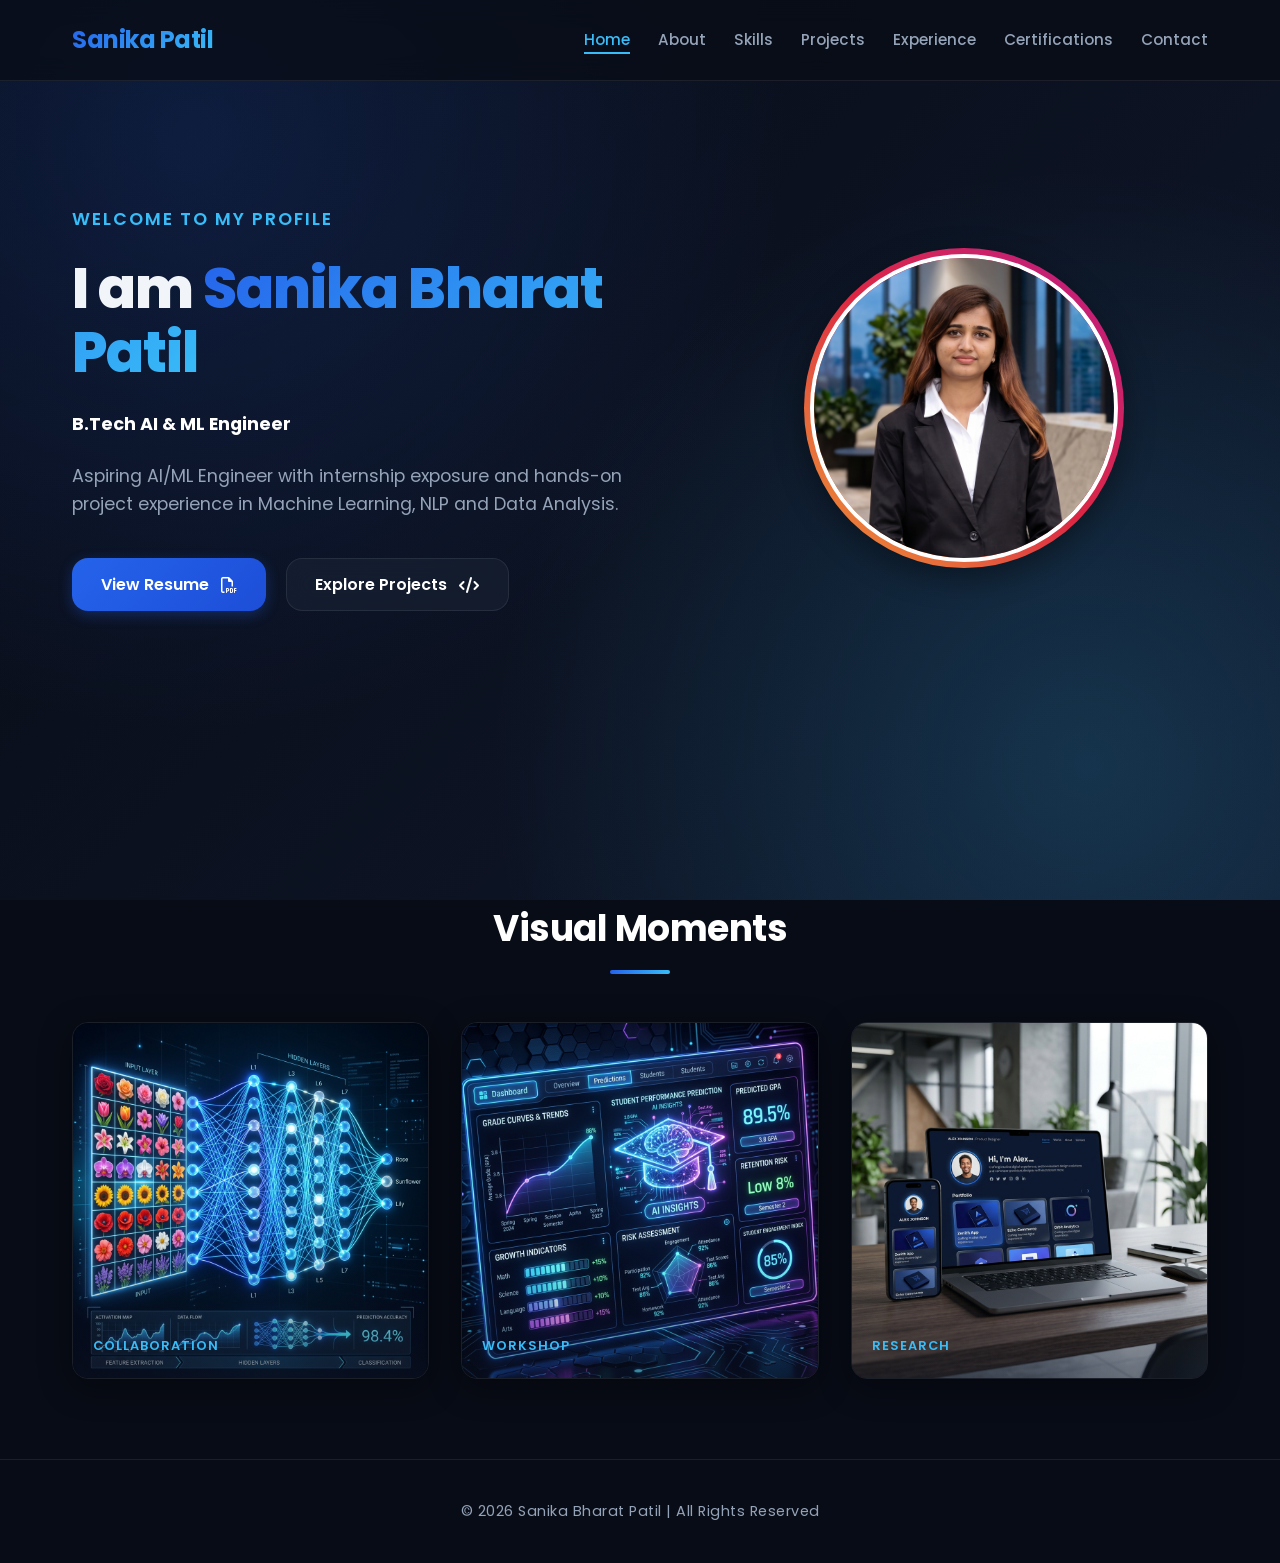
<file: index.html>
<!DOCTYPE html>
<html lang="en">
<head>
    <meta charset="UTF-8">
    <meta name="viewport" content="width=device-width, initial-scale=1.0">
    <meta name="description" content="Personal Portfolio of Sanika Bharat Patil, B.Tech AI & ML Engineer. Showcase of projects, certifications, internships, and computational skills.">
    <title>Sanika Bharat Patil | AI & ML Engineer Portfolio</title>
    
    <!-- Custom CSS Link -->
    <link rel="stylesheet" href="css/style.css">
    
    <!-- Font Awesome CDN for Icons -->
    <link rel="stylesheet" href="https://cdnjs.cloudflare.com/ajax/libs/font-awesome/6.4.0/css/all.min.css" integrity="sha512-iecdLmaskl7CVkqkXNQ/ZH/XLlvWZOJyj7Yy7tcenmpD1ypASozpmT/E0iPtmFIB46ZmdtAc9eNBvH0H/ZpiBw==" crossorigin="anonymous" referrerpolicy="no-referrer" />
</head>
<body>

    <!-- Navigation Header -->
    <header class="navbar">
        <div class="container navbar-container">
            <a href="index.html" class="logo text-gradient-blue">Sanika Patil</a>
            
            <!-- Checkbox Hack for Mobile Menu -->
            <input type="checkbox" id="menu-toggle" class="menu-toggle">
            <label for="menu-toggle" class="menu-btn">
                <span></span>
                <span></span>
                <span></span>
            </label>

            <ul class="nav-links">
                <li><a href="index.html" class="active">Home</a></li>
                <li><a href="about.html">About</a></li>
                <li><a href="skills.html">Skills</a></li>
                <li><a href="projects.html">Projects</a></li>
                <li><a href="experience.html">Experience</a></li>
                <li><a href="certifications.html">Certifications</a></li>
                <li><a href="contact.html">Contact</a></li>
            </ul>
        </div>
    </header>

    <main>
        
        <!-- HERO SECTION -->
        <section id="home" class="hero">
            <div class="container hero-grid">
                <div class="hero-content">
                    <span class="hero-subtitle">Welcome to my profile</span>
                    <h1 class="hero-title">
                        I am <span class="text-gradient-blue">Sanika Bharat Patil</span>
                    </h1>
                    <h2 class="hero-description text-gradient">
                        B.Tech AI & ML Engineer
                    </h2>
                    <p class="hero-description">
                        Aspiring AI/ML Engineer with internship exposure and hands-on project experience in Machine Learning, NLP and Data Analysis.
                    </p>
                    <div class="hero-buttons">
                        <a href="about.html" class="btn btn-primary">
                            <span>View Resume</span>
                            <i class="fa-regular fa-file-pdf"></i>
                        </a>
                        <a href="projects.html" class="btn btn-secondary">
                            <span>Explore Projects</span>
                            <i class="fa-solid fa-code"></i>
                        </a>
                    </div>
                </div>
                <div class="profile-dp-container">
                    <!-- Instagram Style Circular Profile DP Frame -->
                    <div class="profile-dp">
                        <img src="images/sanika.png" alt="Profile Image">
                    </div>
                </div>
            </div>
        </section>

        <!-- PHOTO GALLERY SECTION -->
        <section class="gallery-section">
            <div class="container">
                <h2 class="section-title">Visual Moments</h2>
                <div class="gallery-grid">
                    
                    <!-- Gallery Item 1 -->
                    <div class="gallery-card">
                        <img src="images/gallery1.jpg" alt="Sanika Patil Gallery Photo 1">
                        <div class="gallery-card-content">
                            <span>Collaboration</span>
                        </div>
                    </div>

                    <!-- Gallery Item 2 -->
                    <div class="gallery-card">
                        <img src="images/gallery2.jpg" alt="Sanika Patil Gallery Photo 2">
                        <div class="gallery-card-content">
                            <span>Workshop</span>
                        </div>
                    </div>

                    <!-- Gallery Item 3 -->
                    <div class="gallery-card">
                        <img src="images/gallery3.jpg" alt="Sanika Patil Gallery Photo 3">
                        <div class="gallery-card-content">
                            <span>Research</span>
                        </div>
                    </div>

                </div>
            </div>
        </section>

    </main>

    <!-- FOOTER -->
    <footer class="footer">
        <div class="container">
            <p>&copy; 2026 Sanika Bharat Patil | All Rights Reserved</p>
        </div>
    </footer>

</body>
</html>
</file>
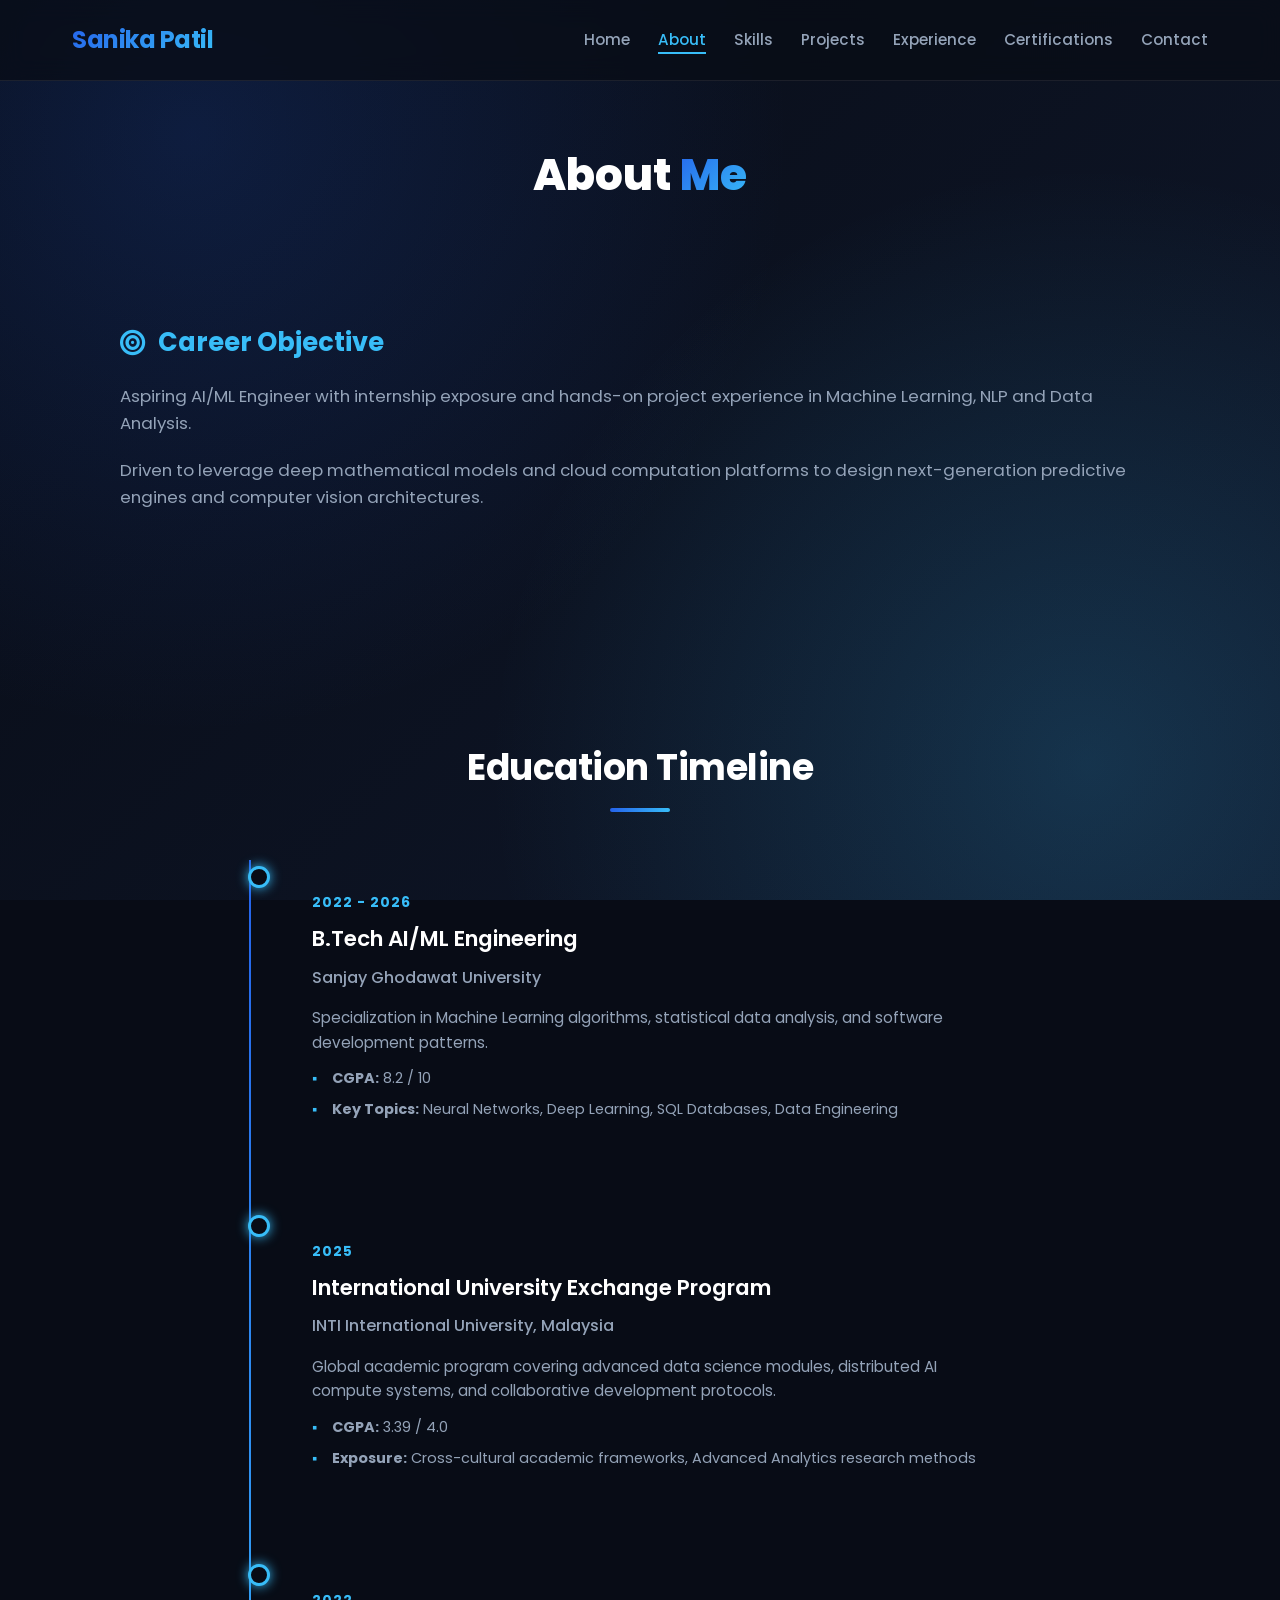
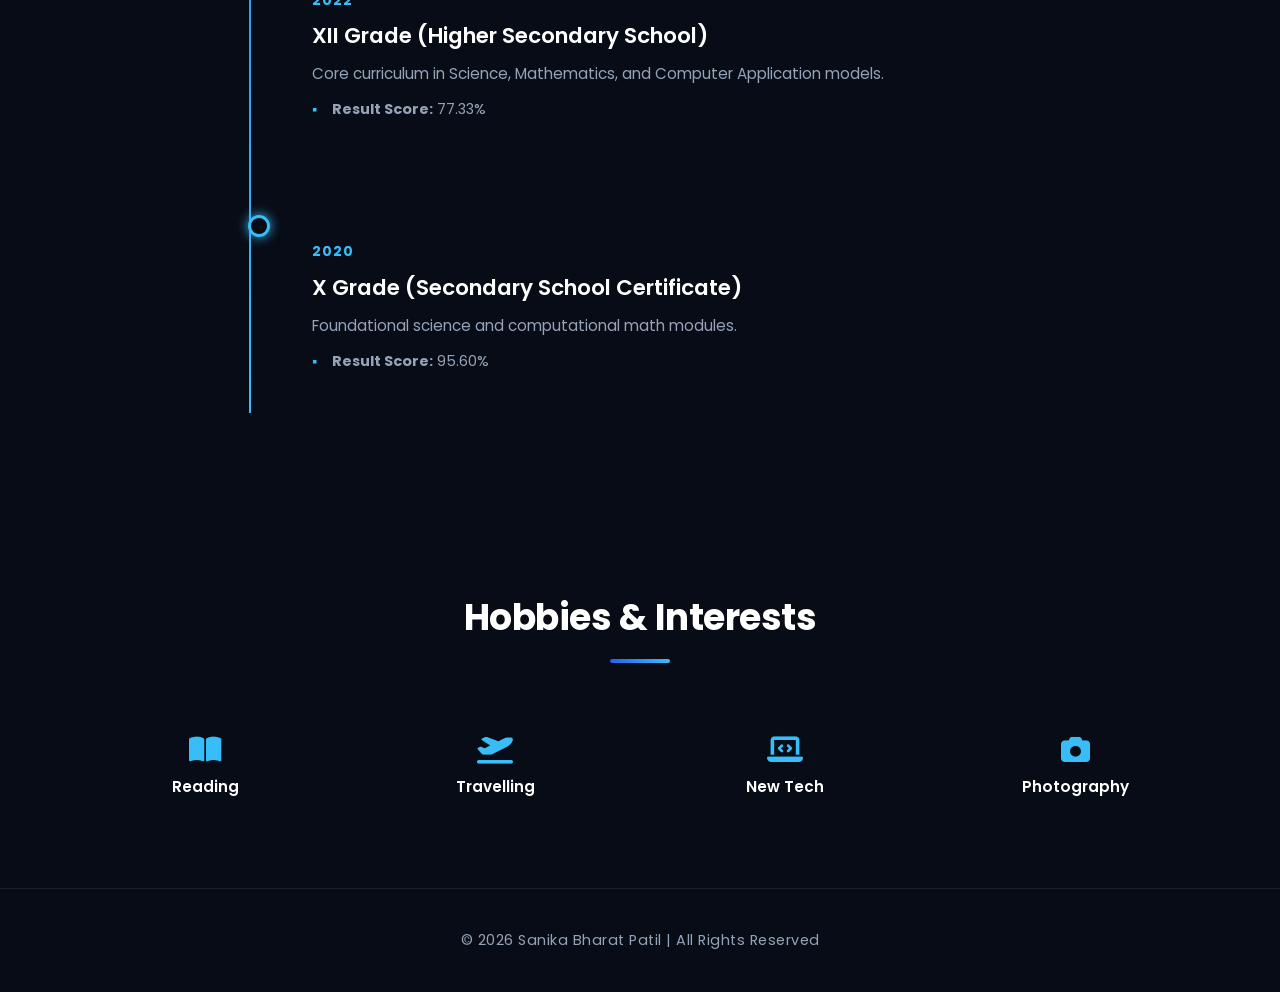
<file: about.html>
<!DOCTYPE html>
<html lang="en">
<head>
    <meta charset="UTF-8">
    <meta name="viewport" content="width=device-width, initial-scale=1.0">
    <meta name="description" content="Sanika Bharat Patil's education, career objectives, and university semester exchange details.">
    <title>About Me | Sanika Bharat Patil</title>
    
    <!-- Custom CSS Link -->
    <link rel="stylesheet" href="css/style.css">
    
    <!-- Font Awesome CDN for Icons -->
    <link rel="stylesheet" href="https://cdnjs.cloudflare.com/ajax/libs/font-awesome/6.4.0/css/all.min.css" integrity="sha512-iecdLmaskl7CVkqkXNQ/ZH/XLlvWZOJyj7Yy7tcenmpD1ypASozpmT/E0iPtmFIB46ZmdtAc9eNBvH0H/ZpiBw==" crossorigin="anonymous" referrerpolicy="no-referrer" />
</head>
<body>

    <!-- Navigation Header -->
    <header class="navbar">
        <div class="container navbar-container">
            <a href="index.html" class="logo text-gradient-blue">Sanika Patil</a>
            
            <!-- Checkbox Hack for Mobile Menu -->
            <input type="checkbox" id="menu-toggle" class="menu-toggle">
            <label for="menu-toggle" class="menu-btn">
                <span></span>
                <span></span>
                <span></span>
            </label>

            <ul class="nav-links">
                <li><a href="index.html">Home</a></li>
                <li><a href="about.html" class="active">About</a></li>
                <li><a href="skills.html">Skills</a></li>
                <li><a href="projects.html">Projects</a></li>
                <li><a href="experience.html">Experience</a></li>
                <li><a href="certifications.html">Certifications</a></li>
                <li><a href="contact.html">Contact</a></li>
            </ul>
        </div>
    </header>

    <main>
        
        <!-- PAGE HEADER -->
        <header class="page-header">
            <div class="container">
                <h1>About <span class="text-gradient-blue">Me</span></h1>
            </div>
        </header>

        <!-- INTRODUCTION & OBJECTIVE -->
        <section style="padding: 2rem 0;">
            <div class="container">
                <div class="about-intro-grid">
                    
                    <!-- Objective Card -->
                    <div class="about-intro-card glass-card">
                        <h2>
                            <i class="fa-solid fa-bullseye"></i>
                            <span>Career Objective</span>
                        </h2>
                        <p>
                            Aspiring AI/ML Engineer with internship exposure and hands-on project experience in Machine Learning, NLP and Data Analysis.
                        </p>
                        <p>
                            Driven to leverage deep mathematical models and cloud computation platforms to design next-generation predictive engines and computer vision architectures.
                        </p>
                    </div>

                </div>
            </div>
        </section>

        <!-- EDUCATION TIMELINE SECTION -->
        <section style="padding: 4rem 0;">
            <div class="container">
                <h2 class="section-title">Education Timeline</h2>
                
                <div class="timeline">
                    
                    <!-- Timeline Item 1: B.Tech -->
                    <div class="timeline-item">
                        <div class="timeline-content glass-card">
                            <span class="timeline-date">2022 - 2026</span>
                            <h3>B.Tech AI/ML Engineering</h3>
                            <h4>Sanjay Ghodawat University</h4>
                            <p>Specialization in Machine Learning algorithms, statistical data analysis, and software development patterns.</p>
                            <ul class="timeline-details" style="margin-top: 0.75rem;">
                                <li><strong>CGPA:</strong> 8.2 / 10</li>
                                <li><strong>Key Topics:</strong> Neural Networks, Deep Learning, SQL Databases, Data Engineering</li>
                            </ul>
                        </div>
                    </div>

                    <!-- Timeline Item 2: International Exchange -->
                    <div class="timeline-item">
                        <div class="timeline-content glass-card">
                            <span class="timeline-date">2025</span>
                            <h3>International University Exchange Program</h3>
                            <h4>INTI International University, Malaysia</h4>
                            <p>Global academic program covering advanced data science modules, distributed AI compute systems, and collaborative development protocols.</p>
                            <ul class="timeline-details" style="margin-top: 0.75rem;">
                                <li><strong>CGPA:</strong> 3.39 / 4.0</li>
                                <li><strong>Exposure:</strong> Cross-cultural academic frameworks, Advanced Analytics research methods</li>
                            </ul>
                        </div>
                    </div>

                    <!-- Timeline Item 3: XII -->
                    <div class="timeline-item">
                        <div class="timeline-content glass-card">
                            <span class="timeline-date">2022</span>
                            <h3>XII Grade (Higher Secondary School)</h3>
                            <p>Core curriculum in Science, Mathematics, and Computer Application models.</p>
                            <ul class="timeline-details" style="margin-top: 0.75rem;">
                                <li><strong>Result Score:</strong> 77.33%</li>
                            </ul>
                        </div>
                    </div>

                    <!-- Timeline Item 4: X -->
                    <div class="timeline-item">
                        <div class="timeline-content glass-card">
                            <span class="timeline-date">2020</span>
                            <h3>X Grade (Secondary School Certificate)</h3>
                            <p>Foundational science and computational math modules.</p>
                            <ul class="timeline-details" style="margin-top: 0.75rem;">
                                <li><strong>Result Score:</strong> 95.60%</li>
                            </ul>
                        </div>
                    </div>

                </div>
            </div>
        </section>

        <!-- HOBBIES SECTION -->
        <section style="padding: 4rem 0;">
            <div class="container">
                <h2 class="section-title">Hobbies & Interests</h2>
                <div class="about-hobbies-grid">
                    
                    <div class="hobby-card glass-card">
                        <i class="fa-solid fa-book-open"></i>
                        <span>Reading</span>
                    </div>

                    <div class="hobby-card glass-card">
                        <i class="fa-solid fa-plane-departure"></i>
                        <span>Travelling</span>
                    </div>

                    <div class="hobby-card glass-card">
                        <i class="fa-solid fa-laptop-code"></i>
                        <span>New Tech</span>
                    </div>

                    <div class="hobby-card glass-card">
                        <i class="fa-solid fa-camera"></i>
                        <span>Photography</span>
                    </div>

                </div>
            </div>
        </section>

    </main>

    <!-- FOOTER -->
    <footer class="footer">
        <div class="container">
            <p>&copy; 2026 Sanika Bharat Patil | All Rights Reserved</p>
        </div>
    </footer>

</body>
</html>
</file>
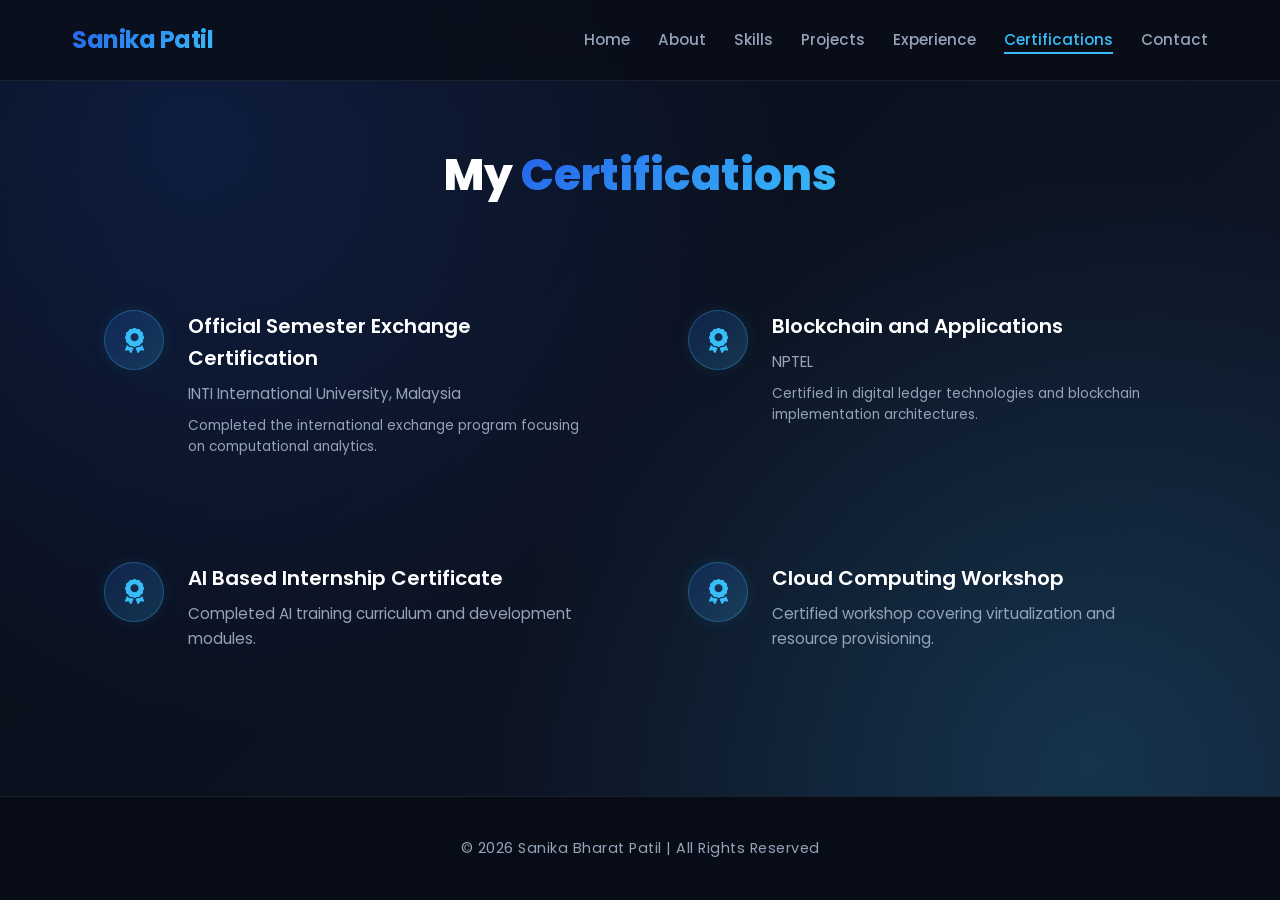
<file: certifications.html>
<!DOCTYPE html>
<html lang="en">
<head>
    <meta charset="UTF-8">
    <meta name="viewport" content="width=device-width, initial-scale=1.0">
    <meta name="description" content="Academic and professional certifications of Sanika Bharat Patil: Semester Exchange, Blockchain, AI, and Cloud.">
    <title>Certifications | Sanika Bharat Patil</title>
    
    <!-- Custom CSS Link -->
    <link rel="stylesheet" href="css/style.css">
    
    <!-- Font Awesome CDN for Icons -->
    <link rel="stylesheet" href="https://cdnjs.cloudflare.com/ajax/libs/font-awesome/6.4.0/css/all.min.css" integrity="sha512-iecdLmaskl7CVkqkXNQ/ZH/XLlvWZOJyj7Yy7tcenmpD1ypASozpmT/E0iPtmFIB46ZmdtAc9eNBvH0H/ZpiBw==" crossorigin="anonymous" referrerpolicy="no-referrer" />
</head>
<body>

    <!-- Navigation Header -->
    <header class="navbar">
        <div class="container navbar-container">
            <a href="index.html" class="logo text-gradient-blue">Sanika Patil</a>
            
            <!-- Checkbox Hack for Mobile Menu -->
            <input type="checkbox" id="menu-toggle" class="menu-toggle">
            <label for="menu-toggle" class="menu-btn">
                <span></span>
                <span></span>
                <span></span>
            </label>

            <ul class="nav-links">
                <li><a href="index.html">Home</a></li>
                <li><a href="about.html">About</a></li>
                <li><a href="skills.html">Skills</a></li>
                <li><a href="projects.html">Projects</a></li>
                <li><a href="experience.html">Experience</a></li>
                <li><a href="certifications.html" class="active">Certifications</a></li>
                <li><a href="contact.html">Contact</a></li>
            </ul>
        </div>
    </header>

    <main>
        
        <!-- PAGE HEADER -->
        <header class="page-header">
            <div class="container">
                <h1>My <span class="text-gradient-blue">Certifications</span></h1>
            </div>
        </header>

        <!-- CERTIFICATIONS GRID SECTION -->
        <section style="padding: 2rem 0 6rem 0;">
            <div class="container">
                <div class="certifications-grid">
                    
                    <!-- Cert 1 -->
                    <div class="certification-card glass-card">
                        <div class="cert-badge-wrapper">
                            <i class="fa-solid fa-award"></i>
                        </div>
                        <div class="cert-info">
                            <h3>Official Semester Exchange Certification</h3>
                            <p>INTI International University, Malaysia</p>
                            <p style="margin-top: 0.5rem; font-size: 0.85rem; color: var(--color-text-secondary);">
                                Completed the international exchange program focusing on computational analytics.
                            </p>
                        </div>
                    </div>

                    <!-- Cert 2 -->
                    <div class="certification-card glass-card">
                        <div class="cert-badge-wrapper">
                            <i class="fa-solid fa-award"></i>
                        </div>
                        <div class="cert-info">
                            <h3>Blockchain and Applications</h3>
                            <p>NPTEL</p>
                            <p style="margin-top: 0.5rem; font-size: 0.85rem; color: var(--color-text-secondary);">
                                Certified in digital ledger technologies and blockchain implementation architectures.
                            </p>
                        </div>
                    </div>

                    <!-- Cert 3 -->
                    <div class="certification-card glass-card">
                        <div class="cert-badge-wrapper">
                            <i class="fa-solid fa-award"></i>
                        </div>
                        <div class="cert-info">
                            <h3>AI Based Internship Certificate</h3>
                            <p>Completed AI training curriculum and development modules.</p>
                        </div>
                    </div>

                    <!-- Cert 4 -->
                    <div class="certification-card glass-card">
                        <div class="cert-badge-wrapper">
                            <i class="fa-solid fa-award"></i>
                        </div>
                        <div class="cert-info">
                            <h3>Cloud Computing Workshop</h3>
                            <p>Certified workshop covering virtualization and resource provisioning.</p>
                        </div>
                    </div>

                </div>
            </div>
        </section>

    </main>

    <!-- FOOTER -->
    <footer class="footer">
        <div class="container">
            <p>&copy; 2026 Sanika Bharat Patil | All Rights Reserved</p>
        </div>
    </footer>

</body>
</html>
</file>
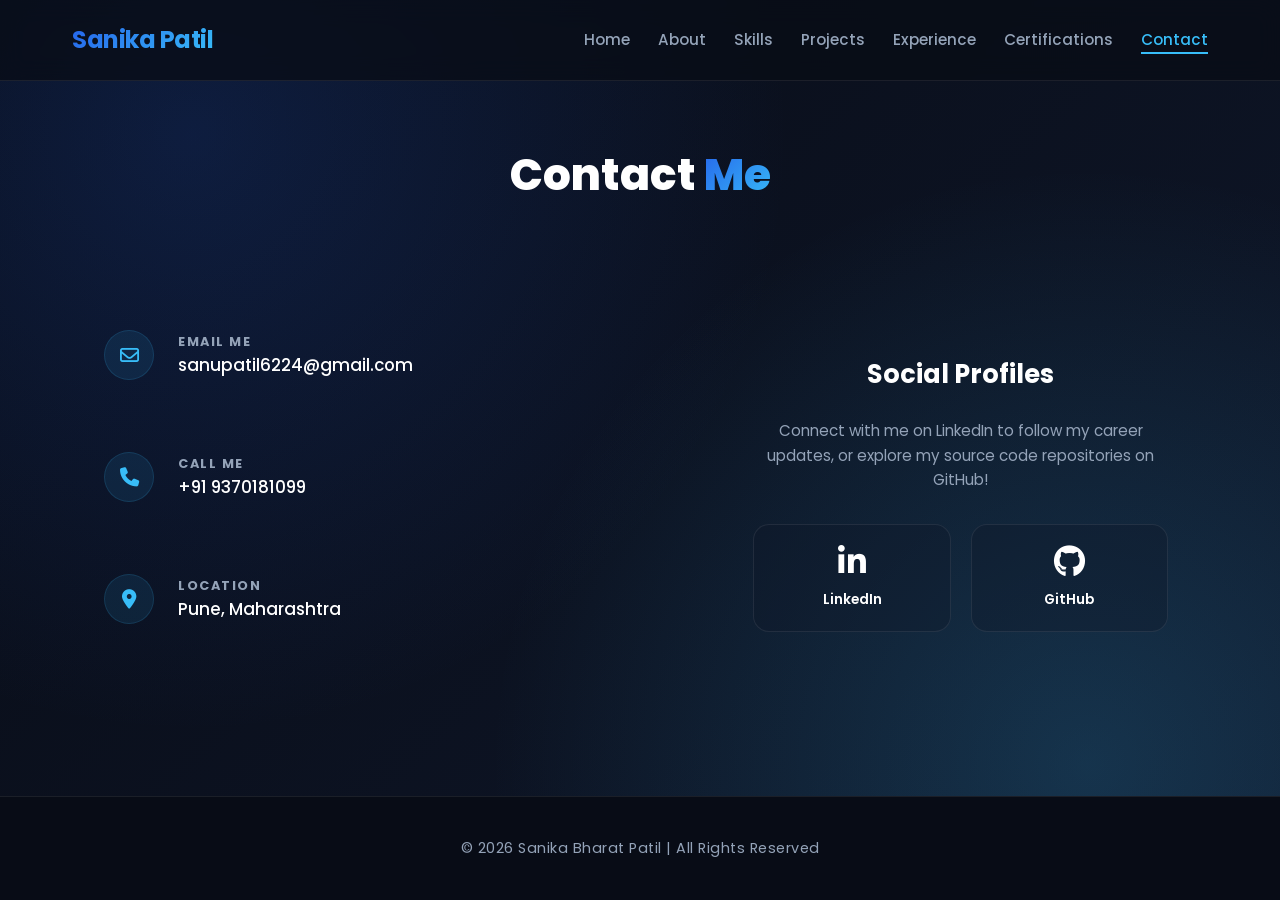
<file: contact.html>
<!DOCTYPE html>
<html lang="en">
<head>
    <meta charset="UTF-8">
    <meta name="viewport" content="width=device-width, initial-scale=1.0">
    <meta name="description" content="Contact Sanika Bharat Patil for AI/ML opportunities and project collaborations.">
    <title>Contact Me | Sanika Bharat Patil</title>
    
    <!-- Custom CSS Link -->
    <link rel="stylesheet" href="css/style.css">
    
    <!-- Font Awesome CDN for Icons -->
    <link rel="stylesheet" href="https://cdnjs.cloudflare.com/ajax/libs/font-awesome/6.4.0/css/all.min.css" integrity="sha512-iecdLmaskl7CVkqkXNQ/ZH/XLlvWZOJyj7Yy7tcenmpD1ypASozpmT/E0iPtmFIB46ZmdtAc9eNBvH0H/ZpiBw==" crossorigin="anonymous" referrerpolicy="no-referrer" />
</head>
<body>

    <!-- Navigation Header -->
    <header class="navbar">
        <div class="container navbar-container">
            <a href="index.html" class="logo text-gradient-blue">Sanika Patil</a>
            
            <!-- Checkbox Hack for Mobile Menu -->
            <input type="checkbox" id="menu-toggle" class="menu-toggle">
            <label for="menu-toggle" class="menu-btn">
                <span></span>
                <span></span>
                <span></span>
            </label>

            <ul class="nav-links">
                <li><a href="index.html">Home</a></li>
                <li><a href="about.html">About</a></li>
                <li><a href="skills.html">Skills</a></li>
                <li><a href="projects.html">Projects</a></li>
                <li><a href="experience.html">Experience</a></li>
                <li><a href="certifications.html">Certifications</a></li>
                <li><a href="contact.html" class="active">Contact</a></li>
            </ul>
        </div>
    </header>

    <main>
        
        <!-- PAGE HEADER -->
        <header class="page-header">
            <div class="container">
                <h1>Contact <span class="text-gradient-blue">Me</span></h1>
            </div>
        </header>

        <!-- CONTACT INTERFACE SECTION -->
        <section style="padding: 2rem 0 6rem 0;">
            <div class="container">
                <div class="contact-grid">
                    
                    <!-- Direct Contacts Card Group -->
                    <div class="contact-card-group">
                        
                        <!-- Email Contact -->
                        <a href="mailto:sanupatil6224@gmail.com" class="contact-detail-card glass-card">
                            <div class="contact-icon-wrapper">
                                <i class="fa-regular fa-envelope"></i>
                            </div>
                            <div class="contact-text-box">
                                <h3>Email Me</h3>
                                <span>sanupatil6224@gmail.com</span>
                            </div>
                        </a>

                        <!-- Phone Contact -->
                        <a href="tel:+919370181099" class="contact-detail-card glass-card">
                            <div class="contact-icon-wrapper">
                                <i class="fa-solid fa-phone"></i>
                            </div>
                            <div class="contact-text-box">
                                <h3>Call Me</h3>
                                <span>+91 9370181099</span>
                            </div>
                        </a>

                        <!-- Location Location -->
                        <div class="contact-detail-card glass-card" style="cursor: default;">
                            <div class="contact-icon-wrapper">
                                <i class="fa-solid fa-location-dot"></i>
                            </div>
                            <div class="contact-text-box">
                                <h3>Location</h3>
                                <span>Pune, Maharashtra</span>
                            </div>
                        </div>

                    </div>

                    <!-- Social Networks Connections Card -->
                    <div class="social-connect-card glass-card">
                        <h2>Social Profiles</h2>
                        <p>Connect with me on LinkedIn to follow my career updates, or explore my source code repositories on GitHub!</p>
                        
                        <div class="social-links-grid">
                            
                            <!-- LinkedIn Badge Link -->
                            <a href="https://linkedin.com/in/" target="_blank" class="social-badge social-badge-linkedin">
                                <i class="fa-brands fa-linkedin-in"></i>
                                <span>LinkedIn</span>
                            </a>

                            <!-- GitHub Badge Link -->
                            <a href="https://github.com/" target="_blank" class="social-badge social-badge-github">
                                <i class="fa-brands fa-github"></i>
                                <span>GitHub</span>
                            </a>

                        </div>
                    </div>

                </div>
            </div>
        </section>

    </main>

    <!-- FOOTER -->
    <footer class="footer">
        <div class="container">
            <p>&copy; 2026 Sanika Bharat Patil | All Rights Reserved</p>
        </div>
    </footer>

</body>
</html>
</file>
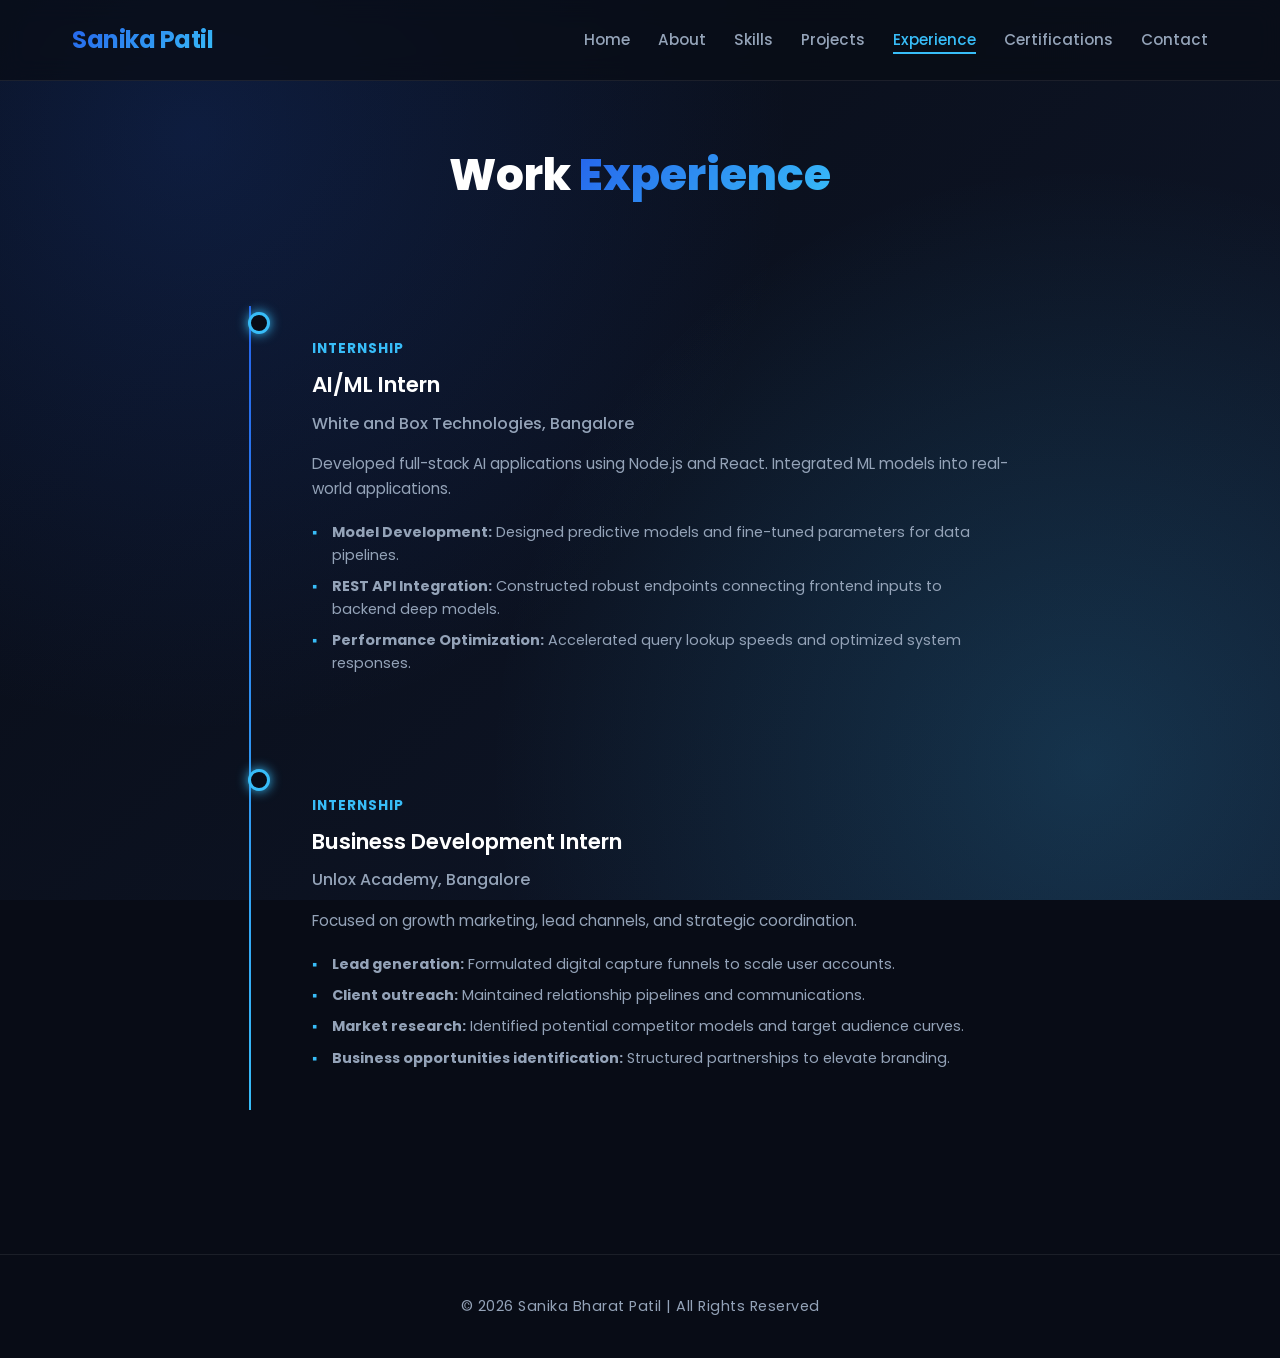
<file: experience.html>
<!DOCTYPE html>
<html lang="en">
<head>
    <meta charset="UTF-8">
    <meta name="viewport" content="width=device-width, initial-scale=1.0">
    <meta name="description" content="Professional experience and internships of Sanika Bharat Patil: AI/ML engineering and business growth.">
    <title>Experience | Sanika Bharat Patil</title>
    
    <!-- Custom CSS Link -->
    <link rel="stylesheet" href="css/style.css">
    
    <!-- Font Awesome CDN for Icons -->
    <link rel="stylesheet" href="https://cdnjs.cloudflare.com/ajax/libs/font-awesome/6.4.0/css/all.min.css" integrity="sha512-iecdLmaskl7CVkqkXNQ/ZH/XLlvWZOJyj7Yy7tcenmpD1ypASozpmT/E0iPtmFIB46ZmdtAc9eNBvH0H/ZpiBw==" crossorigin="anonymous" referrerpolicy="no-referrer" />
</head>
<body>

    <!-- Navigation Header -->
    <header class="navbar">
        <div class="container navbar-container">
            <a href="index.html" class="logo text-gradient-blue">Sanika Patil</a>
            
            <!-- Checkbox Hack for Mobile Menu -->
            <input type="checkbox" id="menu-toggle" class="menu-toggle">
            <label for="menu-toggle" class="menu-btn">
                <span></span>
                <span></span>
                <span></span>
            </label>

            <ul class="nav-links">
                <li><a href="index.html">Home</a></li>
                <li><a href="about.html">About</a></li>
                <li><a href="skills.html">Skills</a></li>
                <li><a href="projects.html">Projects</a></li>
                <li><a href="experience.html" class="active">Experience</a></li>
                <li><a href="certifications.html">Certifications</a></li>
                <li><a href="contact.html">Contact</a></li>
            </ul>
        </div>
    </header>

    <main>
        
        <!-- PAGE HEADER -->
        <header class="page-header">
            <div class="container">
                <h1>Work <span class="text-gradient-blue">Experience</span></h1>
            </div>
        </header>

        <!-- WORK TIMELINE SECTION -->
        <section style="padding: 2rem 0 6rem 0;">
            <div class="container">
                
                <div class="timeline">
                    
                    <!-- Internship 1: AI/ML Intern -->
                    <div class="timeline-item">
                        <div class="timeline-content glass-card">
                            <span class="timeline-date">Internship</span>
                            <h3>AI/ML Intern</h3>
                            <h4>White and Box Technologies, Bangalore</h4>
                            <p style="margin-bottom: 0.75rem;">
                                Developed full-stack AI applications using Node.js and React. Integrated ML models into real-world applications.
                            </p>
                            <ul class="timeline-details">
                                <li><strong>Model Development:</strong> Designed predictive models and fine-tuned parameters for data pipelines.</li>
                                <li><strong>REST API Integration:</strong> Constructed robust endpoints connecting frontend inputs to backend deep models.</li>
                                <li><strong>Performance Optimization:</strong> Accelerated query lookup speeds and optimized system responses.</li>
                            </ul>
                        </div>
                    </div>

                    <!-- Internship 2: BD Intern -->
                    <div class="timeline-item">
                        <div class="timeline-content glass-card">
                            <span class="timeline-date">Internship</span>
                            <h3>Business Development Intern</h3>
                            <h4>Unlox Academy, Bangalore</h4>
                            <p style="margin-bottom: 0.75rem;">
                                Focused on growth marketing, lead channels, and strategic coordination.
                            </p>
                            <ul class="timeline-details">
                                <li><strong>Lead generation:</strong> Formulated digital capture funnels to scale user accounts.</li>
                                <li><strong>Client outreach:</strong> Maintained relationship pipelines and communications.</li>
                                <li><strong>Market research:</strong> Identified potential competitor models and target audience curves.</li>
                                <li><strong>Business opportunities identification:</strong> Structured partnerships to elevate branding.</li>
                            </ul>
                        </div>
                    </div>

                </div>
            </div>
        </section>

    </main>

    <!-- FOOTER -->
    <footer class="footer">
        <div class="container">
            <p>&copy; 2026 Sanika Bharat Patil | All Rights Reserved</p>
        </div>
    </footer>

</body>
</html>
</file>
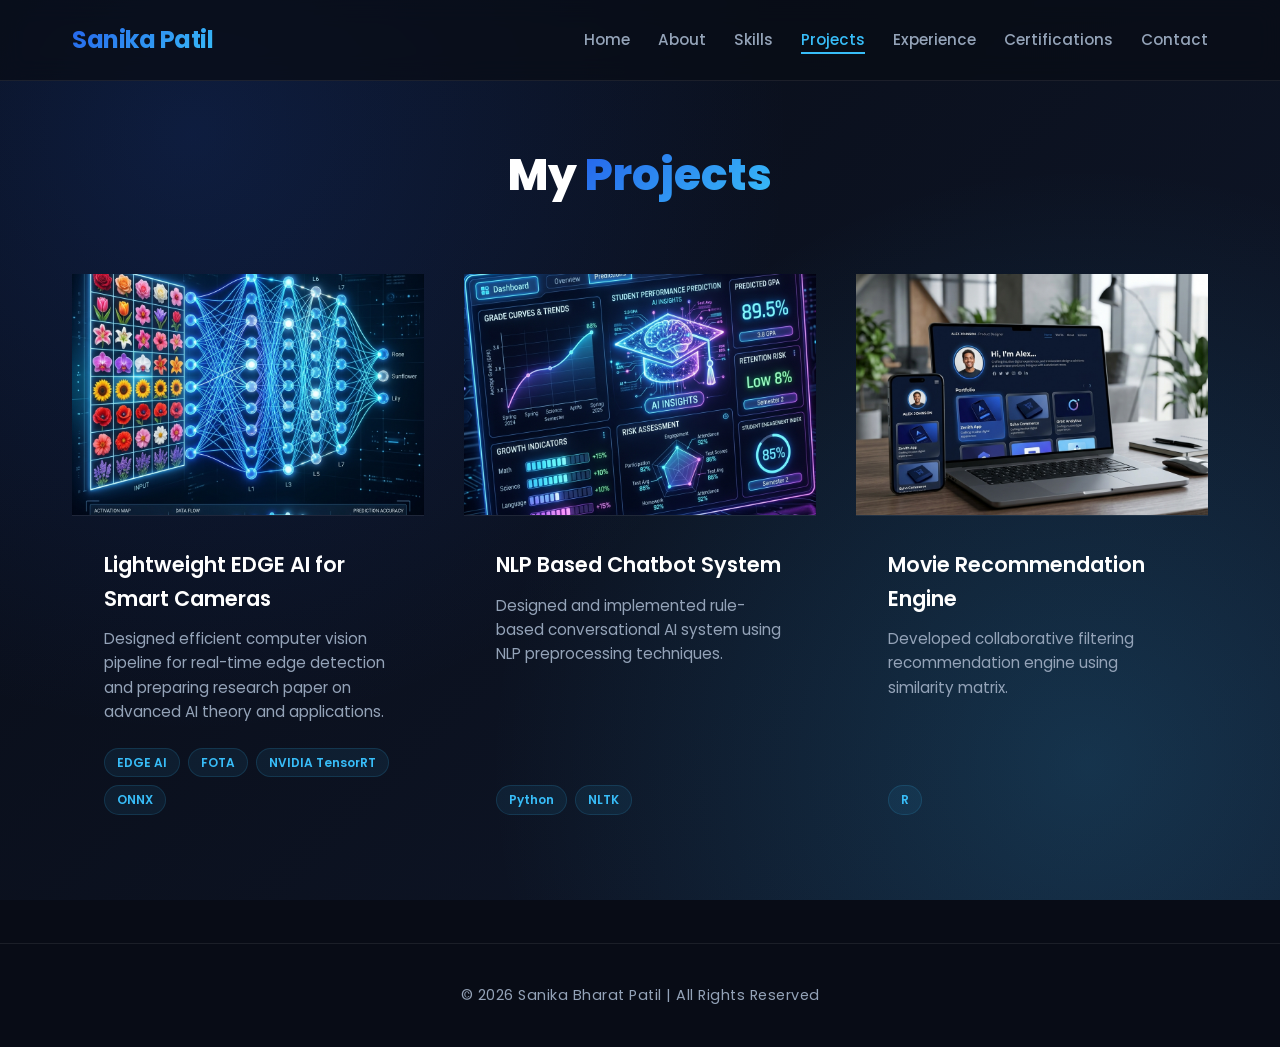
<file: projects.html>
<!DOCTYPE html>
<html lang="en">
<head>
    <meta charset="UTF-8">
    <meta name="viewport" content="width=device-width, initial-scale=1.0">
    <meta name="description" content="Technical projects by Sanika Bharat Patil: Edge AI systems, NLP chatbots, and recommendation systems.">
    <title>Projects | Sanika Bharat Patil</title>
    
    <!-- Custom CSS Link -->
    <link rel="stylesheet" href="css/style.css">
    
    <!-- Font Awesome CDN for Icons -->
    <link rel="stylesheet" href="https://cdnjs.cloudflare.com/ajax/libs/font-awesome/6.4.0/css/all.min.css" integrity="sha512-iecdLmaskl7CVkqkXNQ/ZH/XLlvWZOJyj7Yy7tcenmpD1ypASozpmT/E0iPtmFIB46ZmdtAc9eNBvH0H/ZpiBw==" crossorigin="anonymous" referrerpolicy="no-referrer" />
</head>
<body>

    <!-- Navigation Header -->
    <header class="navbar">
        <div class="container navbar-container">
            <a href="index.html" class="logo text-gradient-blue">Sanika Patil</a>
            
            <!-- Checkbox Hack for Mobile Menu -->
            <input type="checkbox" id="menu-toggle" class="menu-toggle">
            <label for="menu-toggle" class="menu-btn">
                <span></span>
                <span></span>
                <span></span>
            </label>

            <ul class="nav-links">
                <li><a href="index.html">Home</a></li>
                <li><a href="about.html">About</a></li>
                <li><a href="skills.html">Skills</a></li>
                <li><a href="projects.html" class="active">Projects</a></li>
                <li><a href="experience.html">Experience</a></li>
                <li><a href="certifications.html">Certifications</a></li>
                <li><a href="contact.html">Contact</a></li>
            </ul>
        </div>
    </header>

    <main>
        
        <!-- PAGE HEADER -->
        <header class="page-header">
            <div class="container">
                <h1>My <span class="text-gradient-blue">Projects</span></h1>
            </div>
        </header>

        <!-- PROJECTS GRID SECTION -->
        <section style="padding: 2rem 0 6rem 0;">
            <div class="container">
                <div class="projects-grid">
                    
                    <!-- Project 1 -->
                    <div class="project-card glass-card">
                        <div class="project-image-box">
                            <img src="images/project1.jpg" alt="Lightweight EDGE AI for Smart Cameras Preview" class="project-image">
                        </div>
                        <div class="project-info">
                            <h3>Lightweight EDGE AI for Smart Cameras</h3>
                            <p>
                                Designed efficient computer vision pipeline for real-time edge detection and preparing research paper on advanced AI theory and applications.
                            </p>
                            <div class="project-tags">
                                <span class="project-tag">EDGE AI</span>
                                <span class="project-tag">FOTA</span>
                                <span class="project-tag">NVIDIA TensorRT</span>
                                <span class="project-tag">ONNX</span>
                            </div>
                        </div>
                    </div>

                    <!-- Project 2 -->
                    <div class="project-card glass-card">
                        <div class="project-image-box">
                            <img src="images/project2.jpg" alt="NLP Based Chatbot System Preview" class="project-image">
                        </div>
                        <div class="project-info">
                            <h3>NLP Based Chatbot System</h3>
                            <p>
                                Designed and implemented rule-based conversational AI system using NLP preprocessing techniques.
                            </p>
                            <div class="project-tags">
                                <span class="project-tag">Python</span>
                                <span class="project-tag">NLTK</span>
                            </div>
                        </div>
                    </div>

                    <!-- Project 3 -->
                    <div class="project-card glass-card">
                        <div class="project-image-box">
                            <img src="images/project3.jpg" alt="Movie Recommendation Engine Preview" class="project-image">
                        </div>
                        <div class="project-info">
                            <h3>Movie Recommendation Engine</h3>
                            <p>
                                Developed collaborative filtering recommendation engine using similarity matrix.
                            </p>
                            <div class="project-tags">
                                <span class="project-tag">R</span>
                            </div>
                        </div>
                    </div>

                </div>
            </div>
        </section>

    </main>

    <!-- FOOTER -->
    <footer class="footer">
        <div class="container">
            <p>&copy; 2026 Sanika Bharat Patil | All Rights Reserved</p>
        </div>
    </footer>

</body>
</html>
</file>
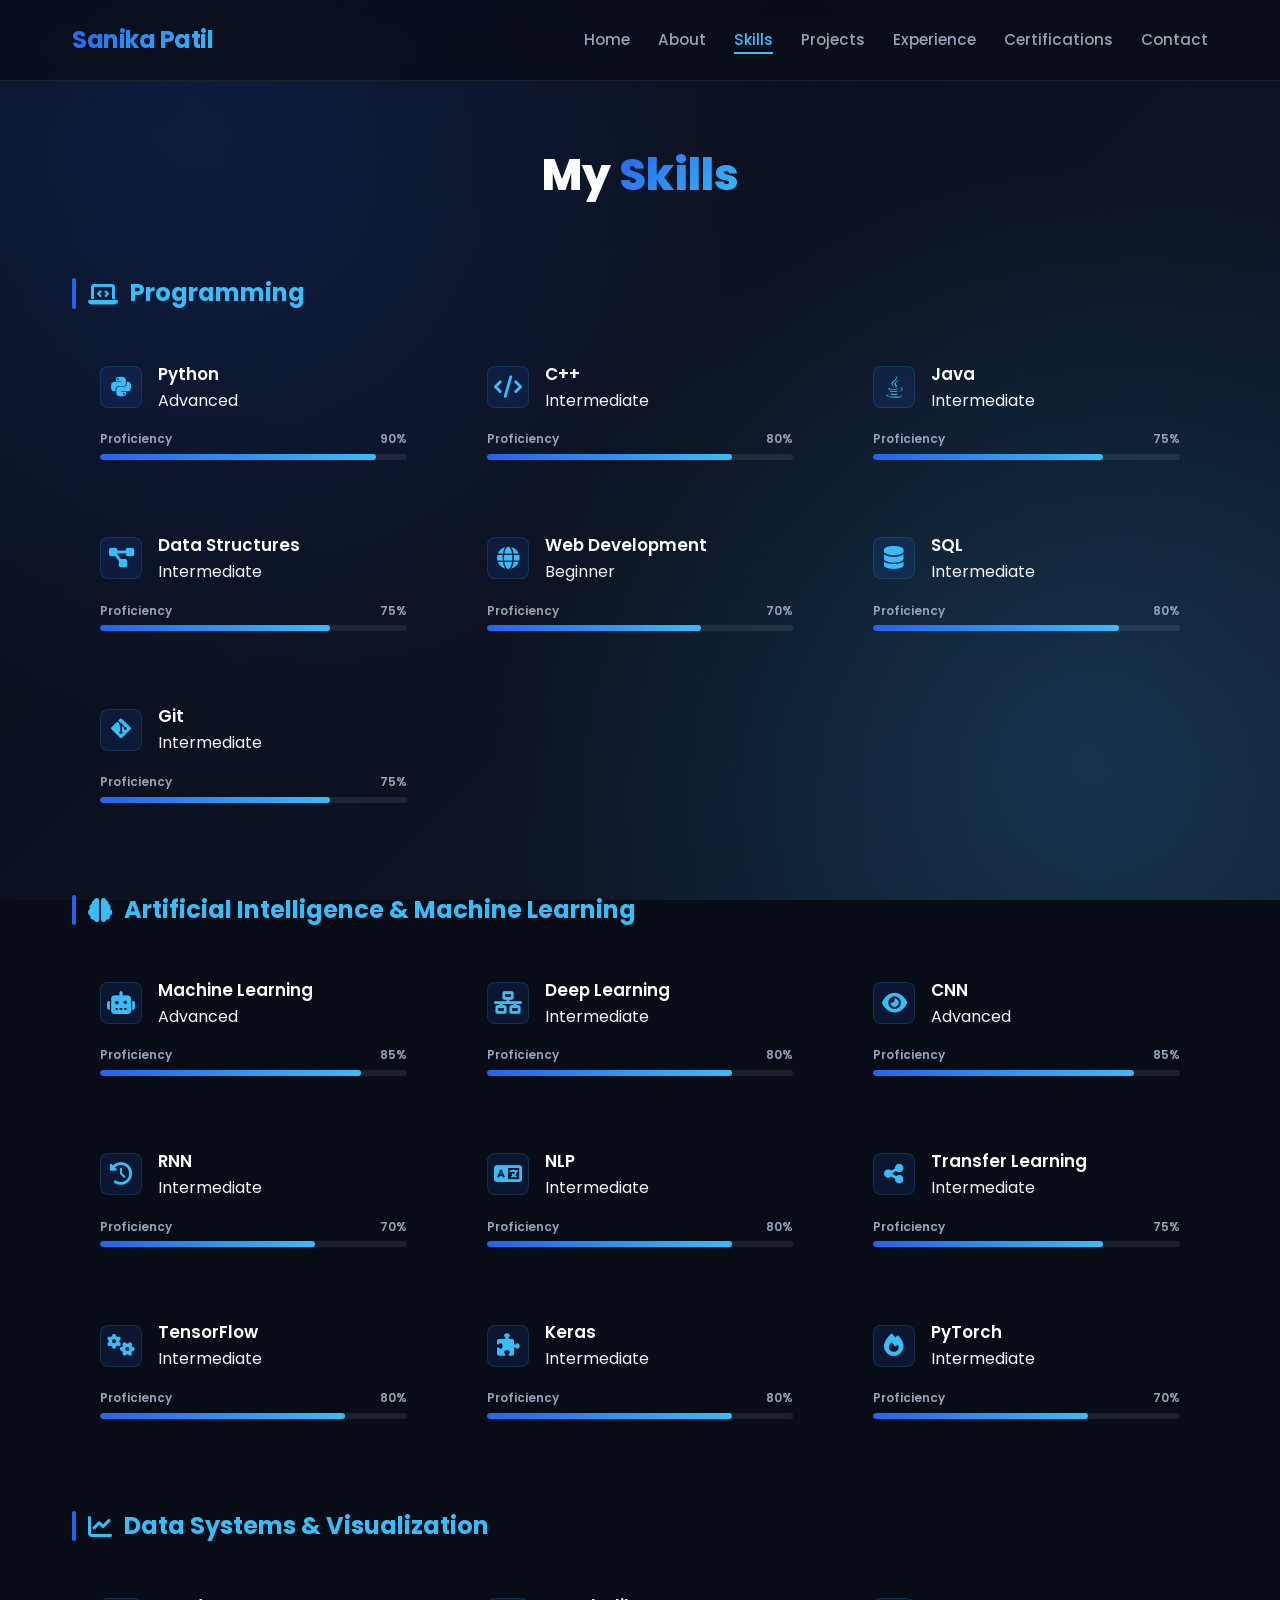
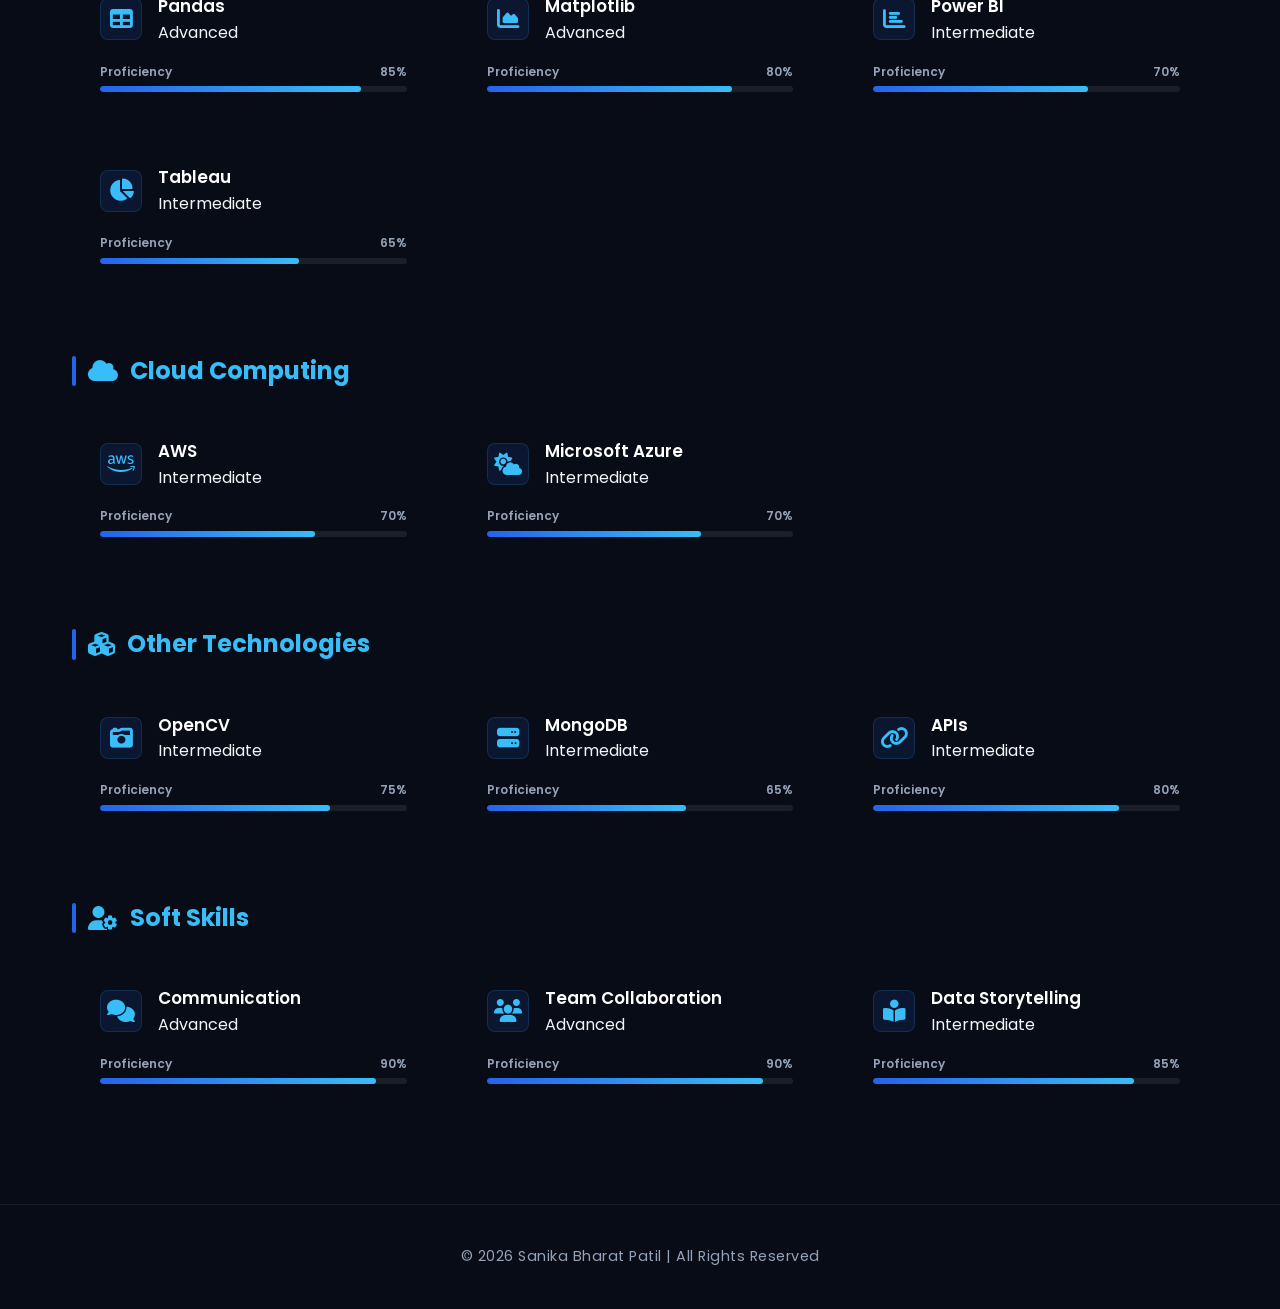
<file: skills.html>
<!DOCTYPE html>
<html lang="en">

<head>
    <meta charset="UTF-8">
    <meta name="viewport" content="width=device-width, initial-scale=1.0">
    <meta name="description"
        content="Technical and soft skills of Sanika Bharat Patil: AI/ML, Python, Cloud computing, Data systems.">
    <title>Skills | Sanika Bharat Patil</title>

    <!-- Custom CSS Link -->
    <link rel="stylesheet" href="css/style.css">

    <!-- Font Awesome CDN for Icons -->
    <link rel="stylesheet" href="https://cdnjs.cloudflare.com/ajax/libs/font-awesome/6.4.0/css/all.min.css"
        integrity="sha512-iecdLmaskl7CVkqkXNQ/ZH/XLlvWZOJyj7Yy7tcenmpD1ypASozpmT/E0iPtmFIB46ZmdtAc9eNBvH0H/ZpiBw=="
        crossorigin="anonymous" referrerpolicy="no-referrer" />
</head>

<body>

    <!-- Navigation Header -->
    <header class="navbar">
        <div class="container navbar-container">
            <a href="index.html" class="logo text-gradient-blue">Sanika Patil</a>

            <!-- Checkbox Hack for Mobile Menu -->
            <input type="checkbox" id="menu-toggle" class="menu-toggle">
            <label for="menu-toggle" class="menu-btn">
                <span></span>
                <span></span>
                <span></span>
            </label>

            <ul class="nav-links">
                <li><a href="index.html">Home</a></li>
                <li><a href="about.html">About</a></li>
                <li><a href="skills.html" class="active">Skills</a></li>
                <li><a href="projects.html">Projects</a></li>
                <li><a href="experience.html">Experience</a></li>
                <li><a href="certifications.html">Certifications</a></li>
                <li><a href="contact.html">Contact</a></li>
            </ul>
        </div>
    </header>

    <main>

        <!-- PAGE HEADER -->
        <header class="page-header">
            <div class="container">
                <h1>My <span class="text-gradient-blue">Skills</span></h1>
            </div>
        </header>

        <!-- SKILLS CONTAINER -->
        <section style="padding: 2rem 0 6rem 0;">
            <div class="container skills-section-container">

                <!-- Programming Category -->
                <div class="skills-category-block">
                    <h2><i class="fa-solid fa-laptop-code"></i> Programming</h2>
                    <div class="skills-grid">

                        <!-- Python -->
                        <div class="skill-detail-card glass-card">
                            <div class="skill-header">
                                <div class="skill-icon-box"><i class="fa-brands fa-python"></i></div>
                                <div class="skill-info-text">
                                    <h3>Python</h3>
                                    <span class="skill-level-text">Advanced</span>
                                </div>
                            </div>
                            <div class="skill-progress-container">
                                <div class="progress-label-row"><span>Proficiency</span><span>90%</span></div>
                                <div class="progress-bar-track">
                                    <div class="progress-bar-fill" style="width: 90%;"></div>
                                </div>
                            </div>
                        </div>

                        <!-- C++ -->
                        <div class="skill-detail-card glass-card">
                            <div class="skill-header">
                                <div class="skill-icon-box"><i class="fa-solid fa-code"></i></div>
                                <div class="skill-info-text">
                                    <h3>C++</h3>
                                    <span class="skill-level-text">Intermediate</span>
                                </div>
                            </div>
                            <div class="skill-progress-container">
                                <div class="progress-label-row"><span>Proficiency</span><span>80%</span></div>
                                <div class="progress-bar-track">
                                    <div class="progress-bar-fill" style="width: 80%;"></div>
                                </div>
                            </div>
                        </div>

                        <!-- Java -->
                        <div class="skill-detail-card glass-card">
                            <div class="skill-header">
                                <div class="skill-icon-box"><i class="fa-brands fa-java"></i></div>
                                <div class="skill-info-text">
                                    <h3>Java</h3>
                                    <span class="skill-level-text">Intermediate</span>
                                </div>
                            </div>
                            <div class="skill-progress-container">
                                <div class="progress-label-row"><span>Proficiency</span><span>75%</span></div>
                                <div class="progress-bar-track">
                                    <div class="progress-bar-fill" style="width: 75%;"></div>
                                </div>
                            </div>
                        </div>

                        <!-- Data Structures -->
                        <div class="skill-detail-card glass-card">
                            <div class="skill-header">
                                <div class="skill-icon-box"><i class="fa-solid fa-diagram-project"></i></div>
                                <div class="skill-info-text">
                                    <h3>Data Structures</h3>
                                    <span class="skill-level-text">Intermediate</span>
                                </div>
                            </div>
                            <div class="skill-progress-container">
                                <div class="progress-label-row"><span>Proficiency</span><span>75%</span></div>
                                <div class="progress-bar-track">
                                    <div class="progress-bar-fill" style="width: 75%;"></div>
                                </div>
                            </div>
                        </div>

                        <!-- Web Programming -->
                        <div class="skill-detail-card glass-card">
                            <div class="skill-header">
                                <div class="skill-icon-box"><i class="fa-solid fa-globe"></i></div>
                                <div class="skill-info-text">
                                    <h3>Web Development</h3>
                                    <span class="skill-level-text">Beginner</span>
                                </div>
                            </div>
                            <div class="skill-progress-container">
                                <div class="progress-label-row"><span>Proficiency</span><span>70%</span></div>
                                <div class="progress-bar-track">
                                    <div class="progress-bar-fill" style="width: 70%;"></div>
                                </div>
                            </div>
                        </div>

                        <!-- SQL -->
                        <div class="skill-detail-card glass-card">
                            <div class="skill-header">
                                <div class="skill-icon-box"><i class="fa-solid fa-database"></i></div>
                                <div class="skill-info-text">
                                    <h3>SQL</h3>
                                    <span class="skill-level-text">Intermediate</span>
                                </div>
                            </div>
                            <div class="skill-progress-container">
                                <div class="progress-label-row"><span>Proficiency</span><span>80%</span></div>
                                <div class="progress-bar-track">
                                    <div class="progress-bar-fill" style="width: 80%;"></div>
                                </div>
                            </div>
                        </div>


                        <!-- Git -->
                        <div class="skill-detail-card glass-card">
                            <div class="skill-header">
                                <div class="skill-icon-box"><i class="fa-brands fa-git-alt"></i></div>
                                <div class="skill-info-text">
                                    <h3>Git</h3>
                                    <span class="skill-level-text">Intermediate</span>
                                </div>
                            </div>
                            <div class="skill-progress-container">
                                <div class="progress-label-row"><span>Proficiency</span><span>75%</span></div>
                                <div class="progress-bar-track">
                                    <div class="progress-bar-fill" style="width: 75%;"></div>
                                </div>
                            </div>
                        </div>

                    </div>
                </div>

                <!-- AI/ML Category -->
                <div class="skills-category-block">
                    <h2><i class="fa-solid fa-brain"></i> Artificial Intelligence & Machine Learning</h2>
                    <div class="skills-grid">

                        <!-- Machine Learning -->
                        <div class="skill-detail-card glass-card">
                            <div class="skill-header">
                                <div class="skill-icon-box"><i class="fa-solid fa-robot"></i></div>
                                <div class="skill-info-text">
                                    <h3>Machine Learning</h3>
                                    <span class="skill-level-text">Advanced</span>
                                </div>
                            </div>
                            <div class="skill-progress-container">
                                <div class="progress-label-row"><span>Proficiency</span><span>85%</span></div>
                                <div class="progress-bar-track">
                                    <div class="progress-bar-fill" style="width: 85%;"></div>
                                </div>
                            </div>
                        </div>

                        <!-- Deep Learning -->
                        <div class="skill-detail-card glass-card">
                            <div class="skill-header">
                                <div class="skill-icon-box"><i class="fa-solid fa-network-wired"></i></div>
                                <div class="skill-info-text">
                                    <h3>Deep Learning</h3>
                                    <span class="skill-level-text">Intermediate</span>
                                </div>
                            </div>
                            <div class="skill-progress-container">
                                <div class="progress-label-row"><span>Proficiency</span><span>80%</span></div>
                                <div class="progress-bar-track">
                                    <div class="progress-bar-fill" style="width: 80%;"></div>
                                </div>
                            </div>
                        </div>

                        <!-- CNN -->
                        <div class="skill-detail-card glass-card">
                            <div class="skill-header">
                                <div class="skill-icon-box"><i class="fa-solid fa-eye"></i></div>
                                <div class="skill-info-text">
                                    <h3>CNN</h3>
                                    <span class="skill-level-text">Advanced</span>
                                </div>
                            </div>
                            <div class="skill-progress-container">
                                <div class="progress-label-row"><span>Proficiency</span><span>85%</span></div>
                                <div class="progress-bar-track">
                                    <div class="progress-bar-fill" style="width: 85%;"></div>
                                </div>
                            </div>
                        </div>

                        <!-- RNN -->
                        <div class="skill-detail-card glass-card">
                            <div class="skill-header">
                                <div class="skill-icon-box"><i class="fa-solid fa-clock-rotate-left"></i></div>
                                <div class="skill-info-text">
                                    <h3>RNN</h3>
                                    <span class="skill-level-text">Intermediate</span>
                                </div>
                            </div>
                            <div class="skill-progress-container">
                                <div class="progress-label-row"><span>Proficiency</span><span>70%</span></div>
                                <div class="progress-bar-track">
                                    <div class="progress-bar-fill" style="width: 70%;"></div>
                                </div>
                            </div>
                        </div>

                        <!-- NLP -->
                        <div class="skill-detail-card glass-card">
                            <div class="skill-header">
                                <div class="skill-icon-box"><i class="fa-solid fa-language"></i></div>
                                <div class="skill-info-text">
                                    <h3>NLP</h3>
                                    <span class="skill-level-text">Intermediate</span>
                                </div>
                            </div>
                            <div class="skill-progress-container">
                                <div class="progress-label-row"><span>Proficiency</span><span>80%</span></div>
                                <div class="progress-bar-track">
                                    <div class="progress-bar-fill" style="width: 80%;"></div>
                                </div>
                            </div>
                        </div>

                        <!-- Transfer Learning -->
                        <div class="skill-detail-card glass-card">
                            <div class="skill-header">
                                <div class="skill-icon-box"><i class="fa-solid fa-share-nodes"></i></div>
                                <div class="skill-info-text">
                                    <h3>Transfer Learning</h3>
                                    <span class="skill-level-text">Intermediate</span>
                                </div>
                            </div>
                            <div class="skill-progress-container">
                                <div class="progress-label-row"><span>Proficiency</span><span>75%</span></div>
                                <div class="progress-bar-track">
                                    <div class="progress-bar-fill" style="width: 75%;"></div>
                                </div>
                            </div>
                        </div>

                        <!-- TensorFlow -->
                        <div class="skill-detail-card glass-card">
                            <div class="skill-header">
                                <div class="skill-icon-box"><i class="fa-solid fa-gears"></i></div>
                                <div class="skill-info-text">
                                    <h3>TensorFlow</h3>
                                    <span class="skill-level-text">Intermediate</span>
                                </div>
                            </div>
                            <div class="skill-progress-container">
                                <div class="progress-label-row"><span>Proficiency</span><span>80%</span></div>
                                <div class="progress-bar-track">
                                    <div class="progress-bar-fill" style="width: 80%;"></div>
                                </div>
                            </div>
                        </div>

                        <!-- Keras -->
                        <div class="skill-detail-card glass-card">
                            <div class="skill-header">
                                <div class="skill-icon-box"><i class="fa-solid fa-puzzle-piece"></i></div>
                                <div class="skill-info-text">
                                    <h3>Keras</h3>
                                    <span class="skill-level-text">Intermediate</span>
                                </div>
                            </div>
                            <div class="skill-progress-container">
                                <div class="progress-label-row"><span>Proficiency</span><span>80%</span></div>
                                <div class="progress-bar-track">
                                    <div class="progress-bar-fill" style="width: 80%;"></div>
                                </div>
                            </div>
                        </div>

                        <!-- PyTorch -->
                        <div class="skill-detail-card glass-card">
                            <div class="skill-header">
                                <div class="skill-icon-box"><i class="fa-solid fa-fire"></i></div>
                                <div class="skill-info-text">
                                    <h3>PyTorch</h3>
                                    <span class="skill-level-text">Intermediate</span>
                                </div>
                            </div>
                            <div class="skill-progress-container">
                                <div class="progress-label-row"><span>Proficiency</span><span>70%</span></div>
                                <div class="progress-bar-track">
                                    <div class="progress-bar-fill" style="width: 70%;"></div>
                                </div>
                            </div>
                        </div>

                    </div>
                </div>

                <!-- Data Category -->
                <div class="skills-category-block">
                    <h2><i class="fa-solid fa-chart-line"></i> Data Systems & Visualization</h2>
                    <div class="skills-grid">

                        <!-- Pandas -->
                        <div class="skill-detail-card glass-card">
                            <div class="skill-header">
                                <div class="skill-icon-box"><i class="fa-solid fa-table"></i></div>
                                <div class="skill-info-text">
                                    <h3>Pandas</h3>
                                    <span class="skill-level-text">Advanced</span>
                                </div>
                            </div>
                            <div class="skill-progress-container">
                                <div class="progress-label-row"><span>Proficiency</span><span>85%</span></div>
                                <div class="progress-bar-track">
                                    <div class="progress-bar-fill" style="width: 85%;"></div>
                                </div>
                            </div>
                        </div>

                        <!-- Matplotlib -->
                        <div class="skill-detail-card glass-card">
                            <div class="skill-header">
                                <div class="skill-icon-box"><i class="fa-solid fa-chart-area"></i></div>
                                <div class="skill-info-text">
                                    <h3>Matplotlib</h3>
                                    <span class="skill-level-text">Advanced</span>
                                </div>
                            </div>
                            <div class="skill-progress-container">
                                <div class="progress-label-row"><span>Proficiency</span><span>80%</span></div>
                                <div class="progress-bar-track">
                                    <div class="progress-bar-fill" style="width: 80%;"></div>
                                </div>
                            </div>
                        </div>

                        <!-- Power BI -->
                        <div class="skill-detail-card glass-card">
                            <div class="skill-header">
                                <div class="skill-icon-box"><i class="fa-solid fa-chart-bar"></i></div>
                                <div class="skill-info-text">
                                    <h3>Power BI</h3>
                                    <span class="skill-level-text">Intermediate</span>
                                </div>
                            </div>
                            <div class="skill-progress-container">
                                <div class="progress-label-row"><span>Proficiency</span><span>70%</span></div>
                                <div class="progress-bar-track">
                                    <div class="progress-bar-fill" style="width: 70%;"></div>
                                </div>
                            </div>
                        </div>

                        <!-- Tableau -->
                        <div class="skill-detail-card glass-card">
                            <div class="skill-header">
                                <div class="skill-icon-box"><i class="fa-solid fa-chart-pie"></i></div>
                                <div class="skill-info-text">
                                    <h3>Tableau</h3>
                                    <span class="skill-level-text">Intermediate</span>
                                </div>
                            </div>
                            <div class="skill-progress-container">
                                <div class="progress-label-row"><span>Proficiency</span><span>65%</span></div>
                                <div class="progress-bar-track">
                                    <div class="progress-bar-fill" style="width: 65%;"></div>
                                </div>
                            </div>
                        </div>

                    </div>
                </div>

                <!-- Cloud Category -->
                <div class="skills-category-block">
                    <h2><i class="fa-solid fa-cloud"></i> Cloud Computing</h2>
                    <div class="skills-grid">

                        <!-- AWS -->
                        <div class="skill-detail-card glass-card">
                            <div class="skill-header">
                                <div class="skill-icon-box"><i class="fa-brands fa-aws"></i></div>
                                <div class="skill-info-text">
                                    <h3>AWS</h3>
                                    <span class="skill-level-text">Intermediate</span>
                                </div>
                            </div>
                            <div class="skill-progress-container">
                                <div class="progress-label-row"><span>Proficiency</span><span>70%</span></div>
                                <div class="progress-bar-track">
                                    <div class="progress-bar-fill" style="width: 70%;"></div>
                                </div>
                            </div>
                        </div>

                        <!-- Azure -->
                        <div class="skill-detail-card glass-card">
                            <div class="skill-header">
                                <div class="skill-icon-box"><i class="fa-solid fa-cloud-sun"></i></div>
                                <div class="skill-info-text">
                                    <h3>Microsoft Azure</h3>
                                    <span class="skill-level-text">Intermediate</span>
                                </div>
                            </div>
                            <div class="skill-progress-container">
                                <div class="progress-label-row"><span>Proficiency</span><span>70%</span></div>
                                <div class="progress-bar-track">
                                    <div class="progress-bar-fill" style="width: 70%;"></div>
                                </div>
                            </div>
                        </div>

                    </div>
                </div>

                <!-- Other Category -->
                <div class="skills-category-block">
                    <h2><i class="fa-solid fa-cubes"></i> Other Technologies</h2>
                    <div class="skills-grid">

                        <!-- OpenCV -->
                        <div class="skill-detail-card glass-card">
                            <div class="skill-header">
                                <div class="skill-icon-box"><i class="fa-solid fa-camera-retro"></i></div>
                                <div class="skill-info-text">
                                    <h3>OpenCV</h3>
                                    <span class="skill-level-text">Intermediate</span>
                                </div>
                            </div>
                            <div class="skill-progress-container">
                                <div class="progress-label-row"><span>Proficiency</span><span>75%</span></div>
                                <div class="progress-bar-track">
                                    <div class="progress-bar-fill" style="width: 75%;"></div>
                                </div>
                            </div>
                        </div>

                        <!-- MongoDB -->
                        <div class="skill-detail-card glass-card">
                            <div class="skill-header">
                                <div class="skill-icon-box"><i class="fa-solid fa-server"></i></div>
                                <div class="skill-info-text">
                                    <h3>MongoDB</h3>
                                    <span class="skill-level-text">Intermediate</span>
                                </div>
                            </div>
                            <div class="skill-progress-container">
                                <div class="progress-label-row"><span>Proficiency</span><span>65%</span></div>
                                <div class="progress-bar-track">
                                    <div class="progress-bar-fill" style="width: 65%;"></div>
                                </div>
                            </div>
                        </div>

                        <!-- APIs -->
                        <div class="skill-detail-card glass-card">
                            <div class="skill-header">
                                <div class="skill-icon-box"><i class="fa-solid fa-link"></i></div>
                                <div class="skill-info-text">
                                    <h3>APIs</h3>
                                    <span class="skill-level-text">Intermediate</span>
                                </div>
                            </div>
                            <div class="skill-progress-container">
                                <div class="progress-label-row"><span>Proficiency</span><span>80%</span></div>
                                <div class="progress-bar-track">
                                    <div class="progress-bar-fill" style="width: 80%;"></div>
                                </div>
                            </div>
                        </div>

                    </div>
                </div>

                <!-- Soft Skills Category -->
                <div class="skills-category-block">
                    <h2><i class="fa-solid fa-user-gear"></i> Soft Skills</h2>
                    <div class="skills-grid">

                        <!-- Communication -->
                        <div class="skill-detail-card glass-card">
                            <div class="skill-header">
                                <div class="skill-icon-box"><i class="fa-solid fa-comments"></i></div>
                                <div class="skill-info-text">
                                    <h3>Communication</h3>
                                    <span class="skill-level-text">Advanced</span>
                                </div>
                            </div>
                            <div class="skill-progress-container">
                                <div class="progress-label-row"><span>Proficiency</span><span>90%</span></div>
                                <div class="progress-bar-track">
                                    <div class="progress-bar-fill" style="width: 90%;"></div>
                                </div>
                            </div>
                        </div>

                        <!-- Team Collaboration -->
                        <div class="skill-detail-card glass-card">
                            <div class="skill-header">
                                <div class="skill-icon-box"><i class="fa-solid fa-users"></i></div>
                                <div class="skill-info-text">
                                    <h3>Team Collaboration</h3>
                                    <span class="skill-level-text">Advanced</span>
                                </div>
                            </div>
                            <div class="skill-progress-container">
                                <div class="progress-label-row"><span>Proficiency</span><span>90%</span></div>
                                <div class="progress-bar-track">
                                    <div class="progress-bar-fill" style="width: 90%;"></div>
                                </div>
                            </div>
                        </div>

                        <!-- Data Storytelling -->
                        <div class="skill-detail-card glass-card">
                            <div class="skill-header">
                                <div class="skill-icon-box"><i class="fa-solid fa-book-open-reader"></i></div>
                                <div class="skill-info-text">
                                    <h3>Data Storytelling</h3>
                                    <span class="skill-level-text">Intermediate</span>
                                </div>
                            </div>
                            <div class="skill-progress-container">
                                <div class="progress-label-row"><span>Proficiency</span><span>85%</span></div>
                                <div class="progress-bar-track">
                                    <div class="progress-bar-fill" style="width: 85%;"></div>
                                </div>
                            </div>
                        </div>

                    </div>
                </div>

            </div>
        </section>

    </main>

    <!-- FOOTER -->
    <footer class="footer">
        <div class="container">
            <p>&copy; 2026 Sanika Bharat Patil | All Rights Reserved</p>
        </div>
    </footer>

</body>

</html>
</file>
<file: css/style.css>
/* 
   Master Style Sheet for Sanika Bharat Patil's Premium Multi-Page Portfolio Website
   Author: Antigravity - Expert UI Designer
   Description: Premium responsive dark styling with custom fonts, glassmorphism, hover animations, timelines, and progress bars.
*/

/* --- Google Fonts Import --- */
@import url('https://fonts.googleapis.com/css2?family=Poppins:wght@300;400;500;600;700;800&family=Inter:wght@300;400;500;600;700&display=swap');

/* --- Root Variables & Theme Tokens --- */
:root {
    /* Color Palette */
    --color-navy-dark: #080C16;
    --color-navy: #0F172A;
    --color-navy-light: #1E293B;
    --color-blue: #2563EB;
    --color-blue-hover: #1D4ED8;
    --color-sky: #38BDF8;
    --color-white: #FFFFFF;
    --color-gray-light: #F8FAFC;
    --color-text-primary: #F1F5F9;
    --color-text-secondary: #94A3B8;
    
    /* Glassmorphism Styles */
    --glass-bg: rgba(30, 41, 59, 0.45);
    --glass-border: rgba(255, 255, 255, 0.08);
    --glass-glow: rgba(56, 189, 248, 0.15);
    --glass-shadow: 0 8px 32px 0 rgba(0, 0, 0, 0.4);
    --glass-blur: blur(12px);

    /* Layout & Spacing */
    --font-heading: 'Poppins', sans-serif;
    --font-body: 'Poppins', sans-serif; /* Poppins requested as main font */
    --transition-smooth: all 0.3s cubic-bezier(0.4, 0, 0.2, 1);
    --border-radius-sm: 8px;
    --border-radius-md: 16px;
    --border-radius-lg: 24px;
}

/* --- CSS Reset & Base Styles --- */
* {
    margin: 0;
    padding: 0;
    box-sizing: border-box;
}

html {
    scroll-behavior: smooth;
    font-size: 16px;
}

body {
    background-color: var(--color-navy-dark);
    color: var(--color-text-primary);
    font-family: var(--font-body);
    line-height: 1.6;
    overflow-x: hidden;
    display: flex;
    flex-direction: column;
    min-height: 100vh;
    position: relative;
    /* Soft mesh gradient background */
    background-image: 
        radial-gradient(circle at 15% 15%, rgba(37, 99, 235, 0.18) 0%, transparent 45%),
        radial-gradient(circle at 85% 85%, rgba(56, 189, 248, 0.18) 0%, transparent 45%),
        linear-gradient(135deg, var(--color-navy-dark) 0%, var(--color-navy) 100%);
    background-attachment: fixed;
}

/* Scrollbar Styling */
::-webkit-scrollbar {
    width: 10px;
}
::-webkit-scrollbar-track {
    background: var(--color-navy-dark);
}
::-webkit-scrollbar-thumb {
    background: var(--color-navy-light);
    border-radius: 5px;
    border: 2px solid var(--color-navy-dark);
}
::-webkit-scrollbar-thumb:hover {
    background: var(--color-sky);
}

/* --- Layout Containers --- */
.container {
    max-width: 1200px;
    margin: 0 auto;
    padding: 0 2rem;
    width: 100%;
}

section {
    padding: 6.5rem 0;
}

.section-title {
    font-family: var(--font-heading);
    font-size: 2.25rem;
    font-weight: 700;
    text-align: center;
    margin-bottom: 3rem;
    position: relative;
    color: var(--color-white);
    letter-spacing: -0.5px;
}

.section-title::after {
    content: '';
    display: block;
    width: 60px;
    height: 4px;
    background: linear-gradient(90deg, var(--color-blue), var(--color-sky));
    margin: 0.75rem auto 0;
    border-radius: 2px;
}

/* --- Typography Utilities --- */
.text-gradient {
    background: linear-gradient(135deg, var(--color-white) 40%, var(--color-sky) 100%);
    -webkit-background-clip: text;
    -webkit-text-fill-color: transparent;
}

.text-gradient-blue {
    background: linear-gradient(135deg, var(--color-blue) 0%, var(--color-sky) 100%);
    -webkit-background-clip: text;
    -webkit-text-fill-color: transparent;
}

/* --- Navigation Header --- */
.navbar {
    position: fixed;
    top: 0;
    left: 0;
    width: 100%;
    z-index: 1000;
    backdrop-filter: var(--glass-blur);
    -webkit-backdrop-filter: var(--glass-blur);
    background: rgba(8, 12, 22, 0.75);
    border-bottom: 1px solid var(--glass-border);
    transition: var(--transition-smooth);
}

.navbar-container {
    display: flex;
    justify-content: space-between;
    align-items: center;
    height: 80px;
    position: relative;
}

.logo {
    font-family: var(--font-heading);
    font-size: 1.5rem;
    font-weight: 700;
    text-decoration: none;
    letter-spacing: -0.5px;
}

/* CSS-Only Hamburger Menu Configuration */
.menu-toggle {
    display: none;
}

.menu-btn {
    display: none;
    cursor: pointer;
    flex-direction: column;
    justify-content: space-between;
    width: 24px;
    height: 18px;
    z-index: 1002;
}

.menu-btn span {
    display: block;
    height: 2px;
    width: 100%;
    background-color: var(--color-white);
    border-radius: 2px;
    transition: var(--transition-smooth);
}

.nav-links {
    display: flex;
    list-style: none;
    gap: 1.75rem;
}

.nav-links a {
    text-decoration: none;
    color: var(--color-text-secondary);
    font-weight: 500;
    font-size: 0.95rem;
    transition: var(--transition-smooth);
    position: relative;
    padding: 0.25rem 0;
}

.nav-links a:hover,
.nav-links a.active {
    color: var(--color-sky);
}

/* Navigation Line Hover Animation */
.nav-links a::after {
    content: '';
    position: absolute;
    width: 0;
    height: 2px;
    bottom: 0;
    left: 0;
    background-color: var(--color-sky);
    transition: var(--transition-smooth);
}

.nav-links a:hover::after,
.nav-links a.active::after {
    width: 100%;
}

/* --- Buttons --- */
.btn {
    display: inline-flex;
    align-items: center;
    justify-content: center;
    gap: 0.75rem;
    padding: 0.8rem 1.8rem;
    border-radius: var(--border-radius-md);
    font-size: 1rem;
    font-weight: 600;
    text-decoration: none;
    cursor: pointer;
    transition: var(--transition-smooth);
}

.btn-primary {
    background: linear-gradient(135deg, var(--color-blue) 0%, #1d4ed8 100%);
    color: var(--color-white);
    border: none;
    box-shadow: 0 4px 14px rgba(37, 99, 235, 0.3);
}

.btn-primary:hover {
    transform: translateY(-2px);
    box-shadow: 0 6px 20px rgba(37, 99, 235, 0.5);
    background: linear-gradient(135deg, #1d4ed8 0%, var(--color-blue) 100%);
}

.btn-secondary {
    background: var(--glass-bg);
    color: var(--color-white);
    border: 1px solid var(--glass-border);
    backdrop-filter: var(--glass-blur);
    -webkit-backdrop-filter: var(--glass-blur);
}

.btn-secondary:hover {
    background: rgba(255, 255, 255, 0.08);
    border-color: var(--color-sky);
    transform: translateY(-2px);
    color: var(--color-sky);
}

/* --- HOME PAGE SPECIFIC STYLES --- */
.hero {
    min-height: calc(100vh - 80px);
    display: flex;
    align-items: center;
    padding-top: 100px;
    position: relative;
}

.hero-grid {
    display: grid;
    grid-template-columns: 1.2fr 1fr;
    gap: 4rem;
    align-items: center;
}

.hero-content {
    display: flex;
    flex-direction: column;
    gap: 1.5rem;
}

.hero-subtitle {
    font-family: var(--font-heading);
    font-size: 1.1rem;
    font-weight: 600;
    color: var(--color-sky);
    text-transform: uppercase;
    letter-spacing: 2px;
}

.hero-title {
    font-family: var(--font-heading);
    font-size: 3.5rem;
    font-weight: 800;
    line-height: 1.15;
    letter-spacing: -1px;
}

.hero-description {
    font-size: 1.1rem;
    color: var(--color-text-secondary);
    max-width: 550px;
}

.hero-buttons {
    display: flex;
    gap: 1.25rem;
    margin-top: 1rem;
}

/* Instagram-style profile picture (DP) */
.profile-dp-container {
    display: flex;
    justify-content: center;
    align-items: center;
}

.profile-dp {
    width: 320px;
    height: 320px;
    border-radius: 50%;
    overflow: hidden;
    padding: 6px;
    background: linear-gradient(45deg, #f09433 0%, #e6683c 25%, #dc2743 50%, #cc2366 75%, #bc1888 100%);
    box-shadow: 0 10px 30px rgba(0, 0, 0, 0.4);
    transition: var(--transition-smooth);
    cursor: pointer;
}

.profile-dp:hover {
    transform: rotate(3deg) scale(1.03);
    box-shadow: 0 15px 40px rgba(220, 39, 67, 0.4);
}

.profile-dp img {
    width: 100%;
    height: 100%;
    object-fit: cover;
    border-radius: 50%;
    border: 4px solid var(--color-white);
    display: block;
    transition: var(--transition-smooth);
}

.profile-dp:hover img {
    transform: scale(1.08);
}

/* Social Gallery Grid Section */
.gallery-section {
    padding: 5rem 0;
}

.gallery-grid {
    display: grid;
    grid-template-columns: repeat(3, 1fr);
    gap: 2rem;
    margin-top: 1rem;
}

.gallery-card {
    position: relative;
    aspect-ratio: 1; /* Square */
    border-radius: var(--border-radius-md);
    overflow: hidden;
    border: 1px solid var(--glass-border);
    box-shadow: var(--glass-shadow);
    cursor: pointer;
}

.gallery-card img {
    width: 100%;
    height: 100%;
    object-fit: cover;
    display: block;
    transition: var(--transition-smooth);
}

.gallery-card::after {
    content: '';
    position: absolute;
    top: 0;
    left: 0;
    width: 100%;
    height: 100%;
    background: linear-gradient(180deg, transparent 65%, rgba(15, 23, 42, 0.8) 100%);
    opacity: 0.6;
    transition: var(--transition-smooth);
}

.gallery-card:hover img {
    transform: scale(1.08);
}

.gallery-card:hover::after {
    opacity: 0.9;
}

.gallery-card-content {
    position: absolute;
    bottom: 1.25rem;
    left: 1.25rem;
    z-index: 2;
    pointer-events: none;
}

.gallery-card-content span {
    font-size: 0.8rem;
    text-transform: uppercase;
    letter-spacing: 1px;
    color: var(--color-sky);
    font-weight: 600;
}

/* --- ABOUT PAGE SPECIFIC STYLES --- */
.page-header {
    padding-top: 140px;
    padding-bottom: 2rem;
    text-align: center;
}

.page-header h1 {
    font-family: var(--font-heading);
    font-size: 2.75rem;
    font-weight: 800;
    color: var(--color-white);
}

.about-intro-grid {
    display: grid;
    grid-template-columns: 1fr;
    gap: 3rem;
    margin-bottom: 4rem;
}

.about-intro-card {
    padding: 3rem;
}

.about-intro-card h2 {
    font-family: var(--font-heading);
    font-size: 1.6rem;
    margin-bottom: 1.25rem;
    color: var(--color-sky);
    display: flex;
    align-items: center;
    gap: 0.75rem;
}

.about-intro-card p {
    color: var(--color-text-secondary);
    margin-bottom: 1.25rem;
    font-size: 1.05rem;
}

/* Timeline design for Education & Experience */
.timeline {
    position: relative;
    max-width: 800px;
    margin: 2rem auto 0;
    padding-left: 2.5rem;
}

.timeline::before {
    content: '';
    position: absolute;
    left: 9px;
    top: 0;
    bottom: 0;
    width: 2px;
    background: linear-gradient(180deg, var(--color-blue), var(--color-sky));
}

.timeline-item {
    position: relative;
    margin-bottom: 3rem;
}

.timeline-item::before {
    content: '';
    position: absolute;
    left: -32px;
    top: 6px;
    width: 16px;
    height: 16px;
    border-radius: 50%;
    background: var(--color-navy-dark);
    border: 3px solid var(--color-sky);
    box-shadow: 0 0 12px var(--color-sky);
    z-index: 2;
    transition: var(--transition-smooth);
}

.timeline-item:hover::before {
    background: var(--color-sky);
    box-shadow: 0 0 18px var(--color-sky);
}

.timeline-content {
    padding: 2rem;
    display: flex;
    flex-direction: column;
}

.timeline-date {
    font-size: 0.85rem;
    color: var(--color-sky);
    font-weight: 700;
    text-transform: uppercase;
    letter-spacing: 1px;
    margin-bottom: 0.5rem;
}

.timeline-content h3 {
    font-family: var(--font-heading);
    font-size: 1.35rem;
    font-weight: 600;
    margin-bottom: 0.5rem;
    color: var(--color-white);
}

.timeline-content h4 {
    font-size: 1rem;
    color: var(--color-text-secondary);
    margin-bottom: 1rem;
    font-weight: 500;
}

.timeline-content p {
    font-size: 0.95rem;
    color: var(--color-text-secondary);
}

/* Timeline detail highlights */
.timeline-details {
    list-style: none;
    margin-top: 0.5rem;
}

.timeline-details li {
    font-size: 0.9rem;
    color: var(--color-text-secondary);
    margin-bottom: 0.5rem;
    padding-left: 1.25rem;
    position: relative;
}

.timeline-details li::before {
    content: '▪';
    position: absolute;
    left: 0;
    color: var(--color-sky);
}

/* Hobbies block Grid */
.about-hobbies-grid {
    display: grid;
    grid-template-columns: repeat(4, 1fr);
    gap: 1.5rem;
    margin-top: 1.5rem;
}

.hobby-card {
    padding: 1.5rem;
    text-align: center;
    display: flex;
    flex-direction: column;
    align-items: center;
    gap: 0.75rem;
}

.hobby-card:hover {
    transform: translateY(-5px);
    border-color: var(--color-sky);
    box-shadow: 0 8px 25px rgba(56, 189, 248, 0.1);
}

.hobby-card i {
    font-size: 1.8rem;
    color: var(--color-sky);
}

.hobby-card span {
    font-weight: 600;
    font-size: 0.95rem;
    color: var(--color-white);
}

/* --- SKILLS PAGE SPECIFIC STYLES --- */
.skills-section-container {
    display: flex;
    flex-direction: column;
    gap: 4rem;
}

.skills-category-block h2 {
    font-family: var(--font-heading);
    font-size: 1.5rem;
    color: var(--color-sky);
    margin-bottom: 1.5rem;
    display: flex;
    align-items: center;
    gap: 0.75rem;
    position: relative;
    padding-left: 1rem;
}

.skills-category-block h2::before {
    content: '';
    position: absolute;
    left: 0;
    top: 4px;
    bottom: 4px;
    width: 4px;
    background: var(--color-blue);
    border-radius: 2px;
}

.skills-grid {
    display: grid;
    grid-template-columns: repeat(3, 1fr);
    gap: 1.5rem;
}

.skill-detail-card {
    padding: 1.5rem 1.75rem;
    display: flex;
    flex-direction: column;
    align-items: flex-start;
}

.skill-detail-card:hover {
    transform: translateY(-5px);
    border-color: var(--color-sky);
    box-shadow: 0 10px 25px var(--glass-glow);
}

.skill-header {
    display: flex;
    align-items: center;
    gap: 1rem;
    margin-bottom: 1rem;
    width: 100%;
}

.skill-icon-box {
    width: 42px;
    height: 42px;
    border-radius: var(--border-radius-sm);
    background: rgba(37, 99, 235, 0.12);
    display: flex;
    align-items: center;
    justify-content: center;
    font-size: 1.4rem;
    color: var(--color-sky);
    border: 1px solid rgba(56, 189, 248, 0.15);
}

.skill-detail-card:hover .skill-icon-box {
    background: var(--color-blue);
    color: var(--color-white);
}

.skill-info-text h3 {
    font-family: var(--font-heading);
    font-size: 1.05rem;
    font-weight: 600;
    color: var(--color-white);
}

.skill-progress-container {
    width: 100%;
    margin-top: auto;
}

.progress-label-row {
    display: flex;
    justify-content: space-between;
    font-size: 0.75rem;
    font-weight: 600;
    margin-bottom: 0.35rem;
    color: var(--color-text-secondary);
}

.progress-bar-track {
    width: 100%;
    height: 6px;
    background: rgba(255, 255, 255, 0.08);
    border-radius: 50px;
    overflow: hidden;
    position: relative;
}

.progress-bar-fill {
    height: 100%;
    border-radius: 50px;
    background: linear-gradient(90deg, var(--color-blue) 0%, var(--color-sky) 100%);
    position: absolute;
    left: 0;
    top: 0;
}

/* --- PROJECTS PAGE SPECIFIC STYLES --- */
.projects-grid {
    display: grid;
    grid-template-columns: repeat(3, 1fr);
    gap: 2.5rem;
}

.project-card {
    overflow: hidden;
    display: flex;
    flex-direction: column;
    height: 100%;
}

.project-card:hover {
    transform: translateY(-10px);
    border-color: var(--color-sky);
    box-shadow: 0 16px 45px rgba(0, 0, 0, 0.4), 0 0 20px rgba(37, 99, 235, 0.15);
}

.project-image-box {
    position: relative;
    overflow: hidden;
    aspect-ratio: 16/11;
    border-bottom: 1px solid var(--glass-border);
}

.project-image {
    width: 100%;
    height: 100%;
    object-fit: cover;
    transition: transform 0.5s ease;
}

.project-card:hover .project-image {
    transform: scale(1.06);
}

.project-info {
    padding: 2rem;
    display: flex;
    flex-direction: column;
    flex-grow: 1;
}

.project-info h3 {
    font-family: var(--font-heading);
    font-size: 1.3rem;
    font-weight: 600;
    margin-bottom: 0.75rem;
    color: var(--color-white);
}

.project-info p {
    color: var(--color-text-secondary);
    font-size: 0.95rem;
    margin-bottom: 1.5rem;
    line-height: 1.6;
    flex-grow: 1;
}

.project-tags {
    display: flex;
    flex-wrap: wrap;
    gap: 0.5rem;
}

.project-tag {
    font-size: 0.75rem;
    font-weight: 600;
    padding: 0.25rem 0.75rem;
    border-radius: 50px;
    background: rgba(56, 189, 248, 0.08);
    color: var(--color-sky);
    border: 1px solid rgba(56, 189, 248, 0.15);
}

/* --- CERTIFICATIONS SPECIFIC STYLES --- */
.certifications-grid {
    display: grid;
    grid-template-columns: repeat(2, 1fr);
    gap: 2rem;
}

.certification-card {
    padding: 2.25rem 2rem;
    display: flex;
    gap: 1.5rem;
    align-items: flex-start;
}

.certification-card:hover {
    transform: translateY(-5px);
    border-color: var(--color-sky);
    box-shadow: 0 10px 30px var(--glass-glow);
}

.cert-badge-wrapper {
    flex-shrink: 0;
    width: 60px;
    height: 60px;
    border-radius: 50%;
    background: linear-gradient(135deg, rgba(37, 99, 235, 0.2) 0%, rgba(56, 189, 248, 0.2) 100%);
    border: 1px solid rgba(56, 189, 248, 0.3);
    display: flex;
    align-items: center;
    justify-content: center;
    font-size: 1.6rem;
    color: var(--color-sky);
    box-shadow: 0 0 15px rgba(56, 189, 248, 0.1);
}

.certification-card:hover .cert-badge-wrapper {
    background: linear-gradient(135deg, var(--color-blue) 0%, var(--color-sky) 100%);
    color: var(--color-white);
    box-shadow: 0 0 20px rgba(56, 189, 248, 0.3);
}

.cert-info h3 {
    font-family: var(--font-heading);
    font-size: 1.25rem;
    font-weight: 600;
    color: var(--color-white);
    margin-bottom: 0.5rem;
}

.cert-info p {
    font-size: 0.95rem;
    color: var(--color-text-secondary);
}

/* --- CONTACT PAGE SPECIFIC STYLES --- */
.contact-grid {
    display: grid;
    grid-template-columns: 1.2fr 1fr;
    gap: 3rem;
    margin-top: 2rem;
}

.contact-card-group {
    display: flex;
    flex-direction: column;
    gap: 1.5rem;
}

.contact-detail-card {
    padding: 1.5rem 2rem;
    display: flex;
    align-items: center;
    gap: 1.5rem;
    text-decoration: none;
    color: var(--color-text-primary);
}

.contact-detail-card:hover {
    border-color: var(--color-sky);
    transform: translateX(8px);
    background: rgba(30, 41, 59, 0.6);
}

.contact-icon-wrapper {
    width: 50px;
    height: 50px;
    border-radius: 50%;
    background: rgba(56, 189, 248, 0.1);
    color: var(--color-sky);
    display: flex;
    align-items: center;
    justify-content: center;
    font-size: 1.2rem;
    transition: var(--transition-smooth);
    border: 1px solid rgba(56, 189, 248, 0.15);
}

.contact-detail-card:hover .contact-icon-wrapper {
    background: var(--color-sky);
    color: var(--color-navy-dark);
}

.contact-text-box {
    display: flex;
    flex-direction: column;
}

.contact-text-box h3 {
    font-size: 0.8rem;
    text-transform: uppercase;
    letter-spacing: 1.5px;
    color: var(--color-text-secondary);
}

.contact-text-box span {
    font-size: 1.05rem;
    font-weight: 500;
    color: var(--color-white);
}

/* Social link buttons */
.social-connect-card {
    padding: 3rem 2.5rem;
    display: flex;
    flex-direction: column;
    justify-content: center;
    text-align: center;
    height: 100%;
}

.social-connect-card h2 {
    font-family: var(--font-heading);
    font-size: 1.6rem;
    margin-bottom: 1.5rem;
    color: var(--color-white);
}

.social-connect-card p {
    color: var(--color-text-secondary);
    font-size: 0.95rem;
    margin-bottom: 2rem;
}

.social-links-grid {
    display: grid;
    grid-template-columns: 1fr 1fr;
    gap: 1.25rem;
}

.social-badge {
    padding: 1.25rem;
    display: flex;
    flex-direction: column;
    align-items: center;
    gap: 0.75rem;
    text-decoration: none;
    color: var(--color-white);
    background: rgba(15, 23, 42, 0.35);
    border: 1px solid var(--glass-border);
    border-radius: var(--border-radius-md);
    transition: var(--transition-smooth);
}

.social-badge:hover {
    transform: translateY(-5px);
    border-color: var(--color-sky);
    background: rgba(15, 23, 42, 0.6);
}

.social-badge i {
    font-size: 2rem;
    transition: var(--transition-smooth);
}

.social-badge-linkedin:hover i {
    color: #0077b5;
}

.social-badge-github:hover i {
    color: #ffffff;
}

.social-badge span {
    font-size: 0.85rem;
    font-weight: 600;
}

/* --- Section 6: Footer --- */
.footer {
    padding: 2.5rem 0;
    border-top: 1px solid var(--glass-border);
    background: var(--color-navy-dark);
    text-align: center;
    margin-top: auto;
}

.footer p {
    font-size: 0.9rem;
    color: var(--color-text-secondary);
    letter-spacing: 0.5px;
}

/* --- RESPONSIVE DESIGN (MEDIA QUERIES) --- */

/* Desktop / Laptop Layouts (max-width: 1200px) */
@media screen and (max-width: 1200px) {
    .container {
        padding: 0 1.5rem;
    }
}

/* Tablet Layout (max-width: 1024px) */
@media screen and (max-width: 1024px) {
    html {
        font-size: 15px;
    }

    /* Show hamburger menu toggle and label */
    .menu-btn {
        display: flex;
    }

    /* Hide desktop nav, position absolute as dropdown */
    .nav-links {
        display: none;
        position: absolute;
        top: 80px;
        left: 0;
        width: 100%;
        background: rgba(8, 12, 22, 0.96);
        backdrop-filter: var(--glass-blur);
        border-bottom: 1px solid var(--glass-border);
        flex-direction: column;
        align-items: center;
        padding: 2rem 0;
        gap: 1.5rem;
        z-index: 1001;
        box-shadow: 0 10px 20px rgba(0, 0, 0, 0.5);
    }

    /* Trigger dropdown when checked */
    .menu-toggle:checked ~ .nav-links {
        display: flex;
    }

    /* Animate menu icon into an X */
    .menu-toggle:checked ~ .menu-btn span:nth-child(1) {
        transform: translateY(8px) rotate(45deg);
    }
    .menu-toggle:checked ~ .menu-btn span:nth-child(2) {
        opacity: 0;
    }
    .menu-toggle:checked ~ .menu-btn span:nth-child(3) {
        transform: translateY(-8px) rotate(-45deg);
    }

    .hero {
        padding-top: 120px;
        min-height: auto;
    }

    .page-header {
        padding-top: 140px;
    }

    .hero-grid {
        gap: 2.5rem;
    }

    .profile-dp {
        width: 280px;
        height: 280px;
    }

    /* About section */
    .about-hobbies-grid {
        grid-template-columns: repeat(2, 1fr);
    }

    /* Skills details */
    .skills-grid {
        grid-template-columns: repeat(2, 1fr);
    }

    /* Projects section */
    .projects-grid {
        grid-template-columns: repeat(2, 1fr);
        gap: 2rem;
    }
    
    .project-card:nth-child(3) {
        grid-column: span 2;
        max-width: 600px;
        margin: 0 auto;
    }

    /* Certifications */
    .certifications-grid {
        grid-template-columns: repeat(2, 1fr);
    }

    /* Contact page layout */
    .contact-grid {
        grid-template-columns: 1fr;
        gap: 2rem;
    }

    .social-connect-card {
        padding: 2.5rem;
    }
}

/* Small Tablet / Large Mobile (max-width: 768px) */
@media screen and (max-width: 768px) {
    section {
        padding: 4.5rem 0;
    }

    .section-title {
        font-size: 2rem;
        margin-bottom: 2.5rem;
    }

    /* Hero stacks vertically */
    .hero-grid {
        grid-template-columns: 1fr;
        gap: 3rem;
        text-align: center;
    }

    .profile-dp-container {
        order: -1;
    }

    .profile-dp {
        width: 250px;
        height: 250px;
    }

    .hero-content {
        align-items: center;
    }

    .hero-title {
        font-size: 2.75rem;
    }

    .hero-description {
        margin: 0 auto;
    }

    .hero-buttons {
        width: 100%;
        justify-content: center;
    }

    /* Gallery page */
    .gallery-grid {
        grid-template-columns: 1fr;
        max-width: 400px;
        margin: 1.5rem auto 0;
    }

    .timeline {
        padding-left: 2rem;
    }

    /* Skills list stack */
    .skills-grid {
        grid-template-columns: 1fr;
        max-width: 450px;
        margin: 1.5rem auto 0;
    }

    /* Projects stack vertically */
    .projects-grid {
        grid-template-columns: 1fr;
        gap: 2rem;
    }

    .project-card:nth-child(3) {
        grid-column: span 1;
        max-width: 100%;
    }

    .project-card {
        max-width: 450px;
        margin: 0 auto;
    }

    /* Certifications */
    .certifications-grid {
        grid-template-columns: 1fr;
        max-width: 500px;
        margin: 0 auto;
    }
}

/* Small Mobile (max-width: 480px) */
@media screen and (max-width: 480px) {
    .hero-title {
        font-size: 2.25rem;
    }

    .hero-buttons {
        flex-direction: column;
        width: 100%;
        gap: 0.8rem;
    }

    .btn {
        width: 100%;
    }

    .about-intro-card {
        padding: 1.5rem;
    }

    .about-hobbies-grid {
        grid-template-columns: 1fr;
        gap: 1rem;
    }

    .timeline-content {
        padding: 1.5rem;
    }

    .timeline-content h3 {
        font-size: 1.15rem;
    }

    .social-links-grid {
        grid-template-columns: 1fr;
    }

    .contact-detail-card {
        flex-direction: column;
        text-align: center;
        padding: 1.5rem;
        gap: 1rem;
    }

    .contact-detail-card:hover {
        transform: translateY(-3px);
    }
}
</file>
